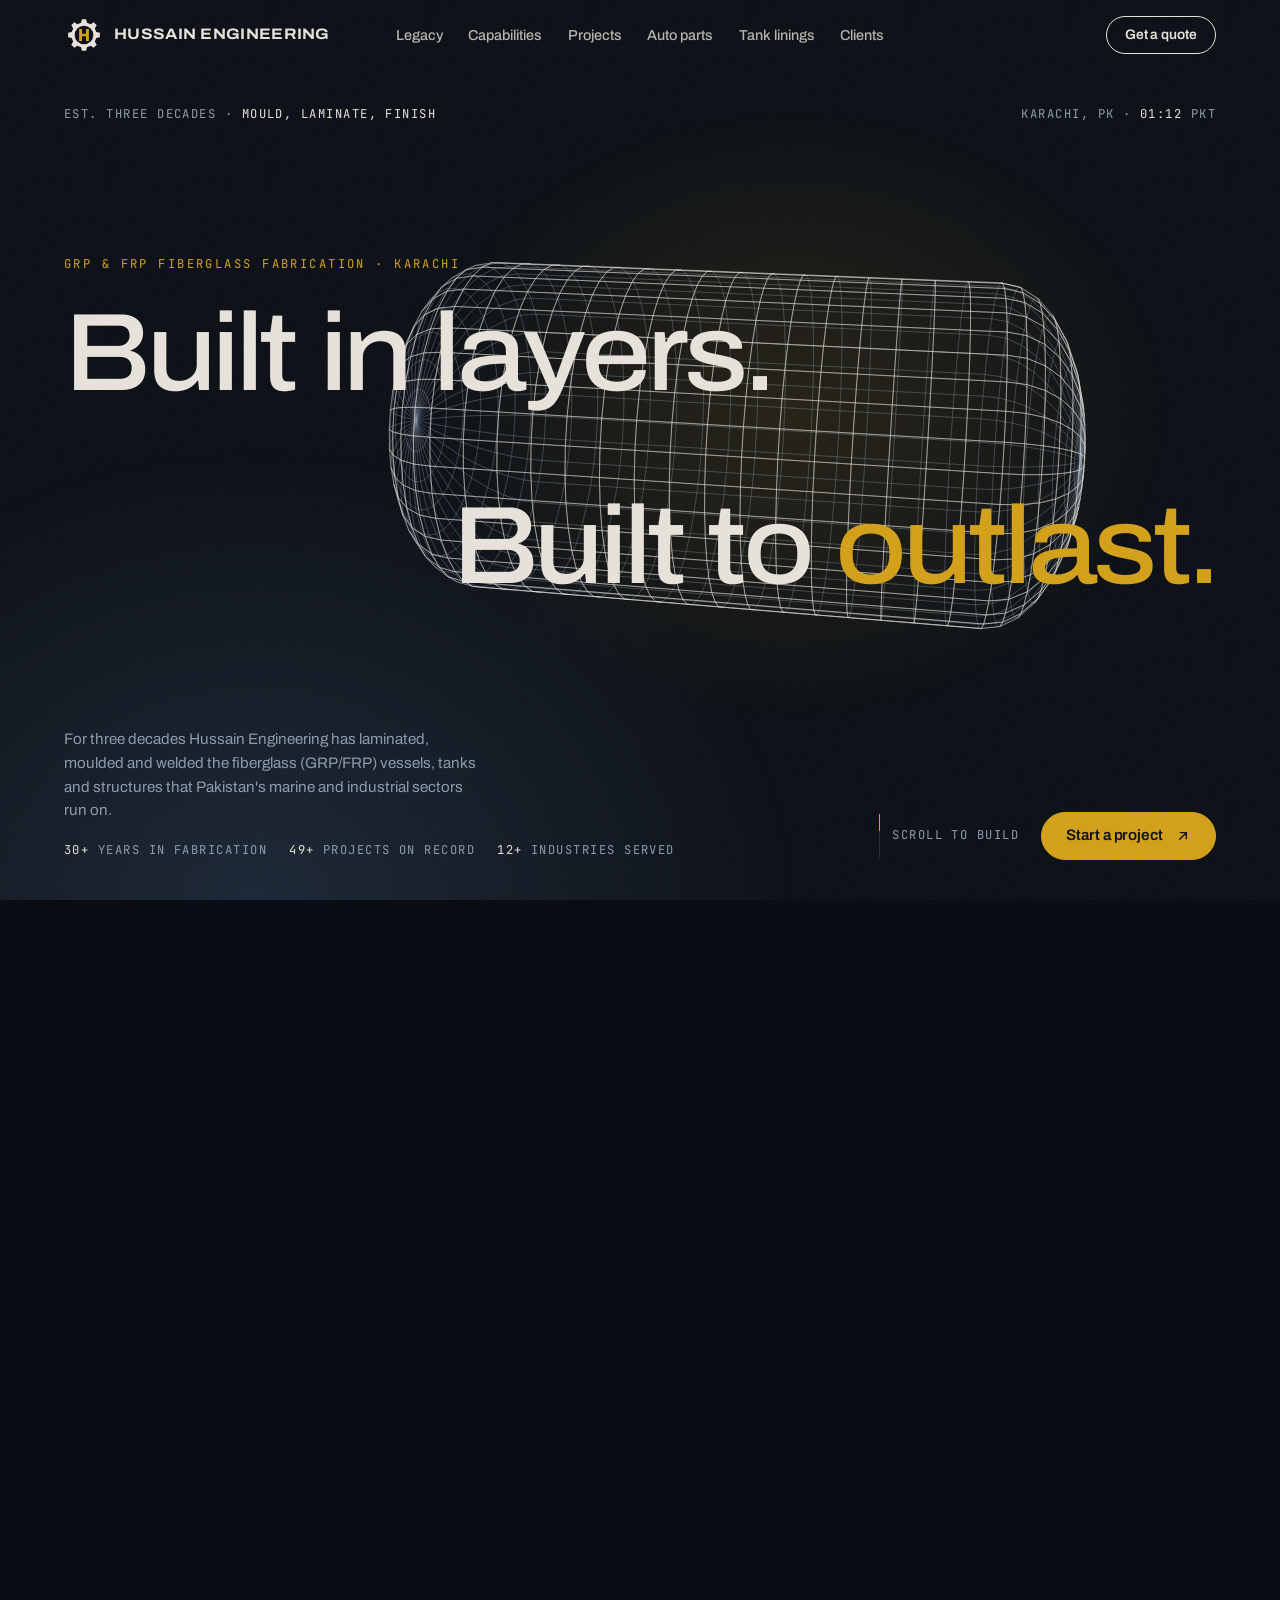
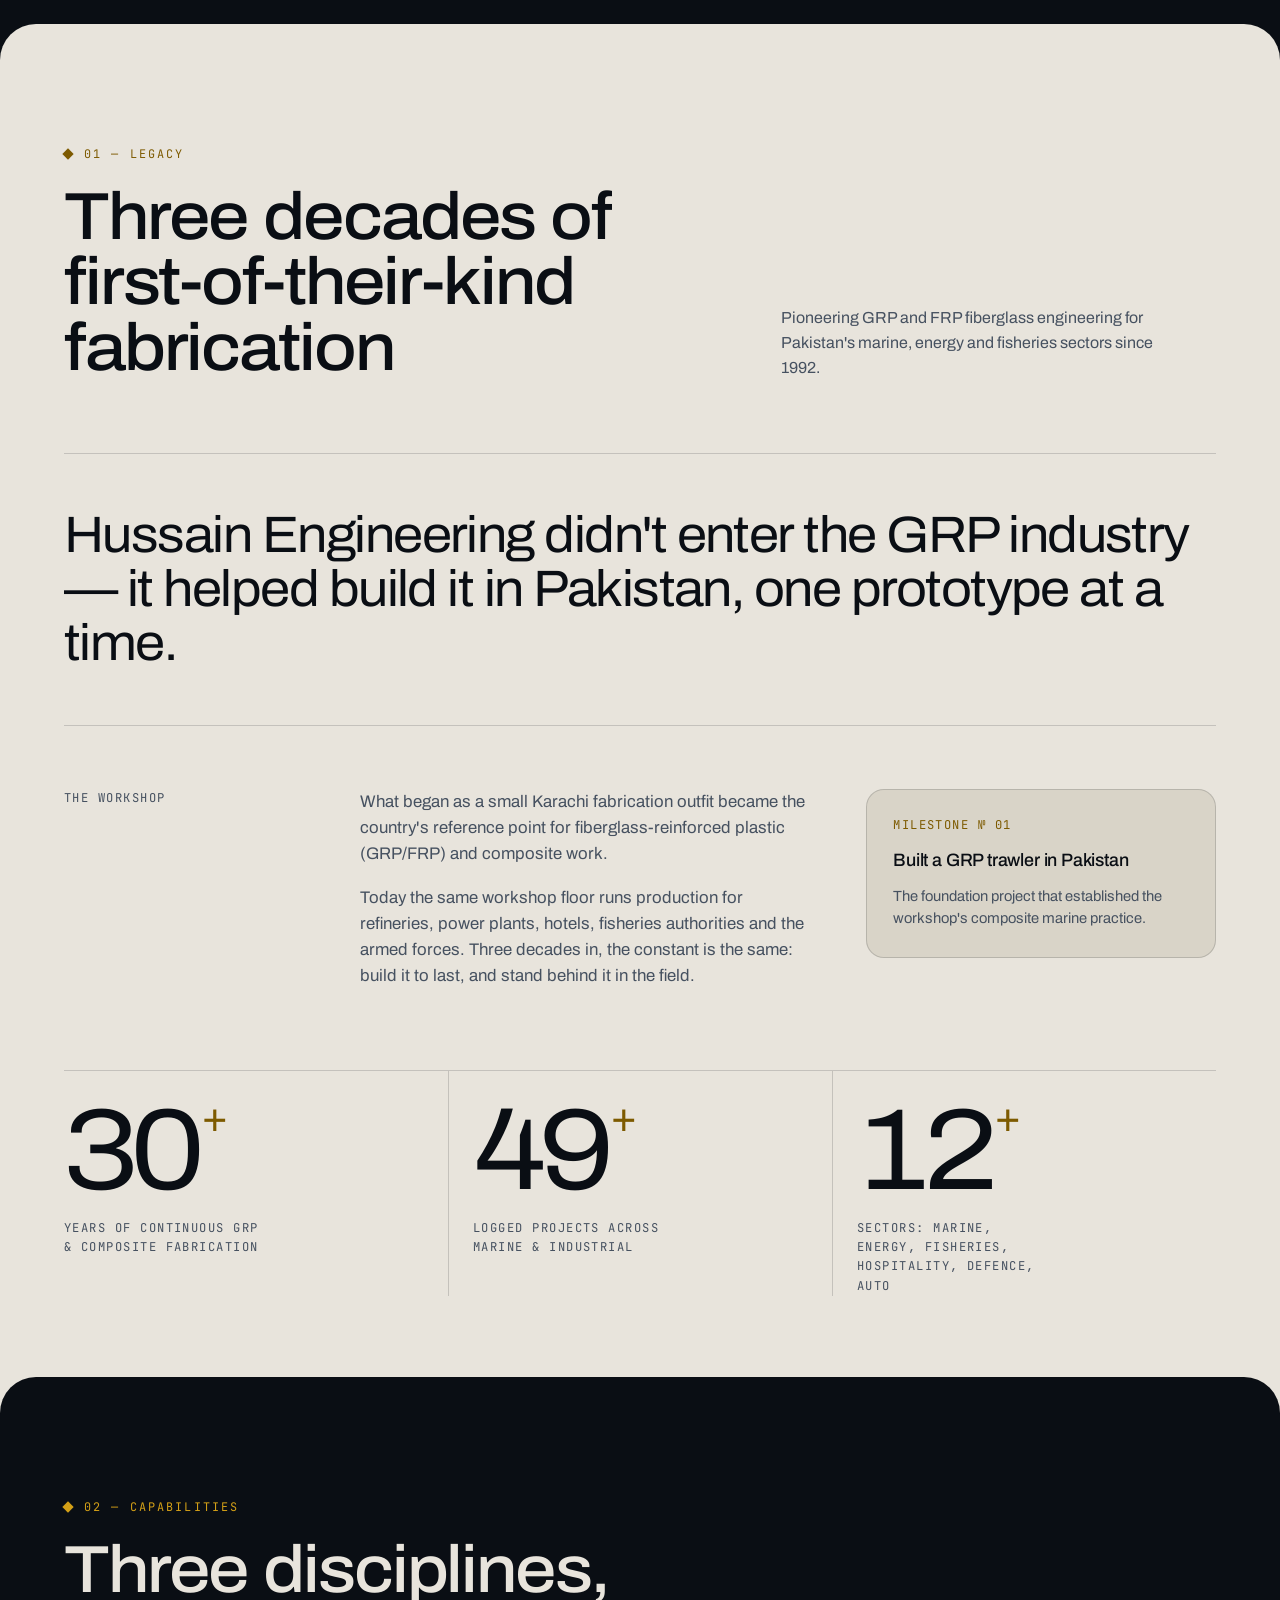
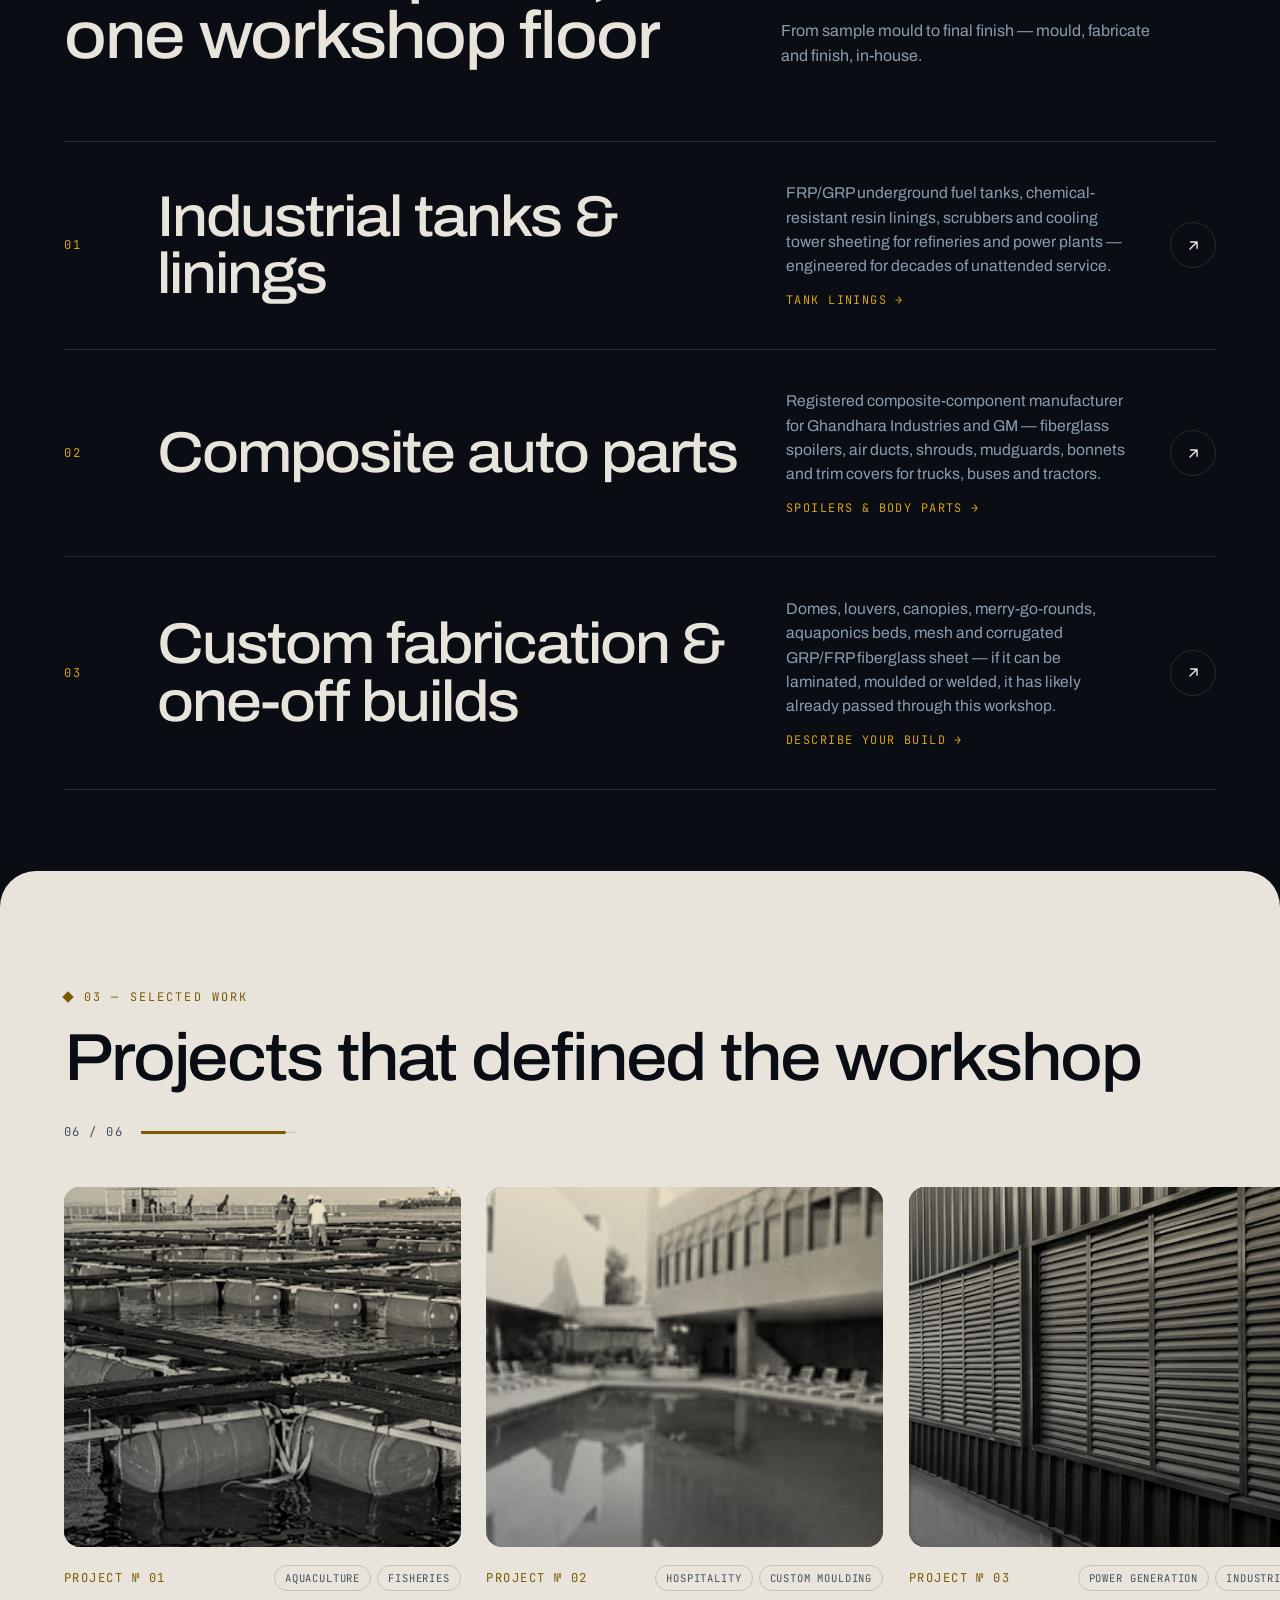
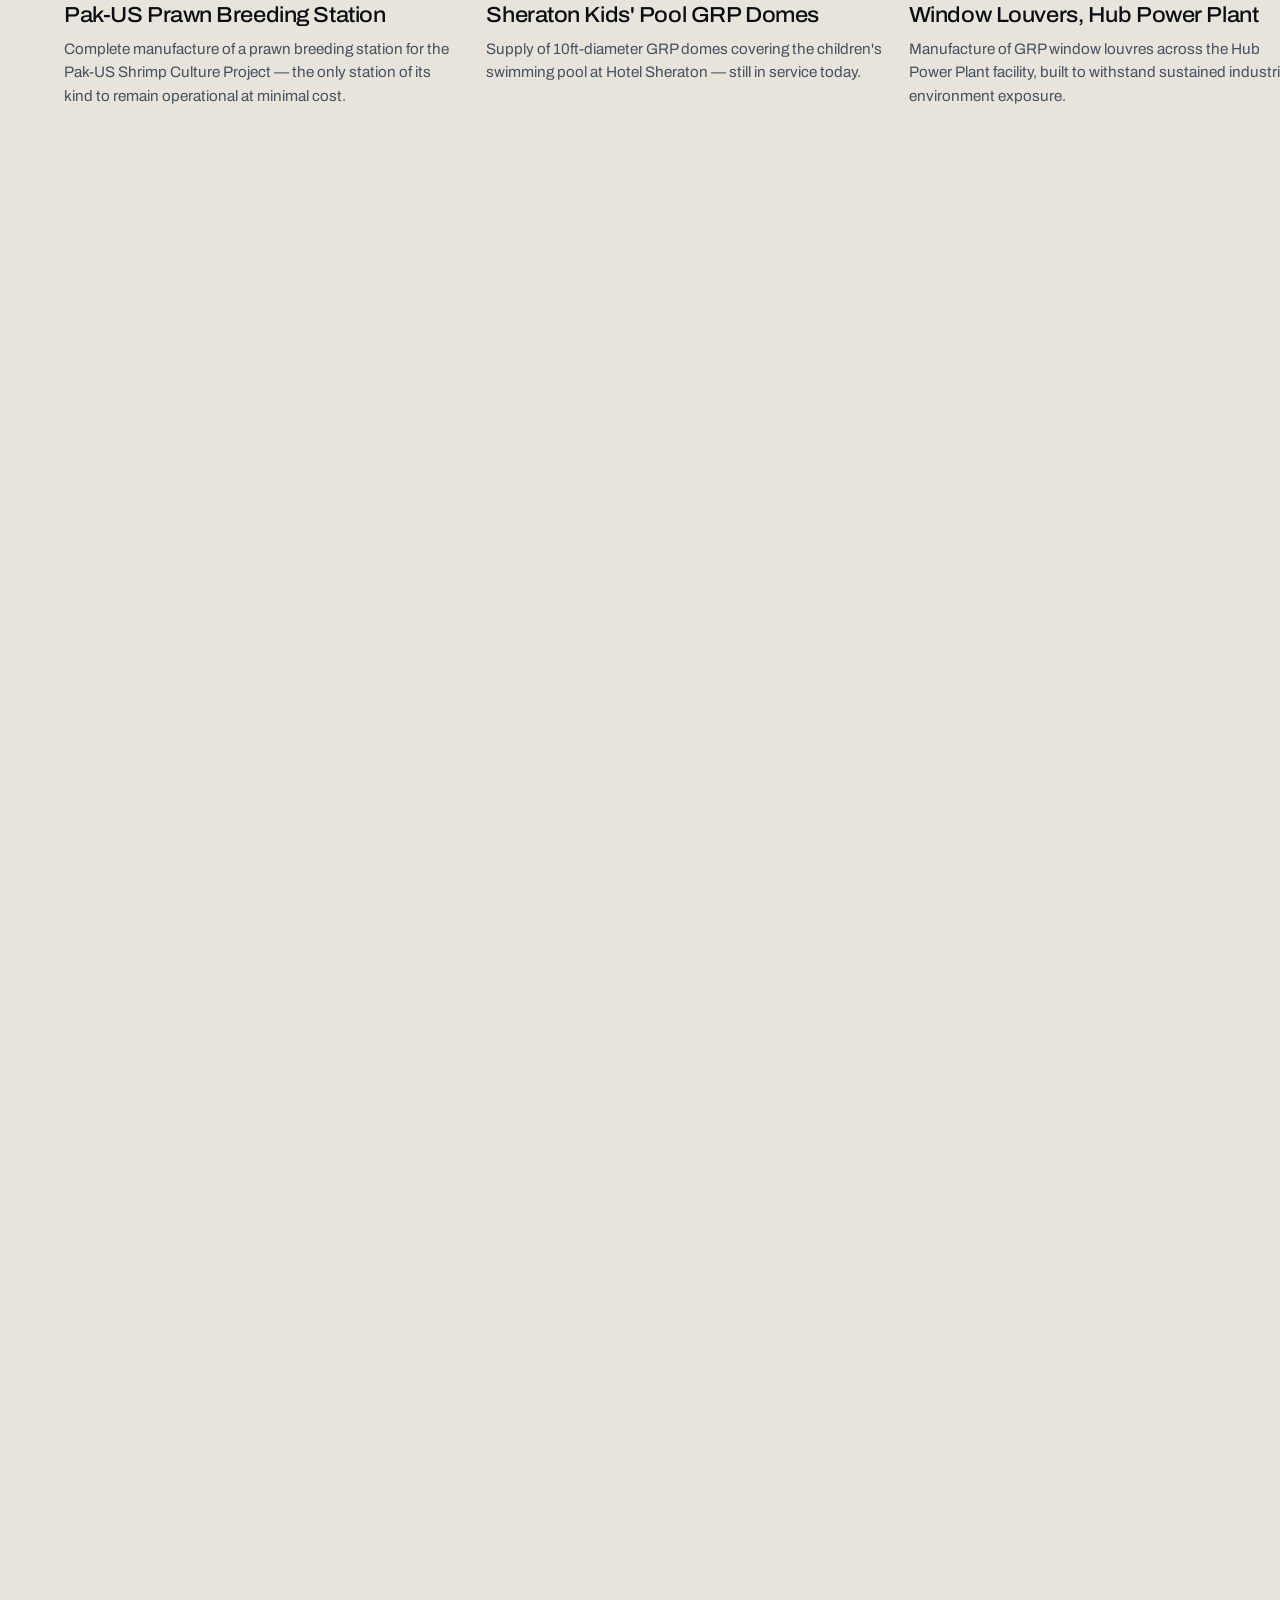
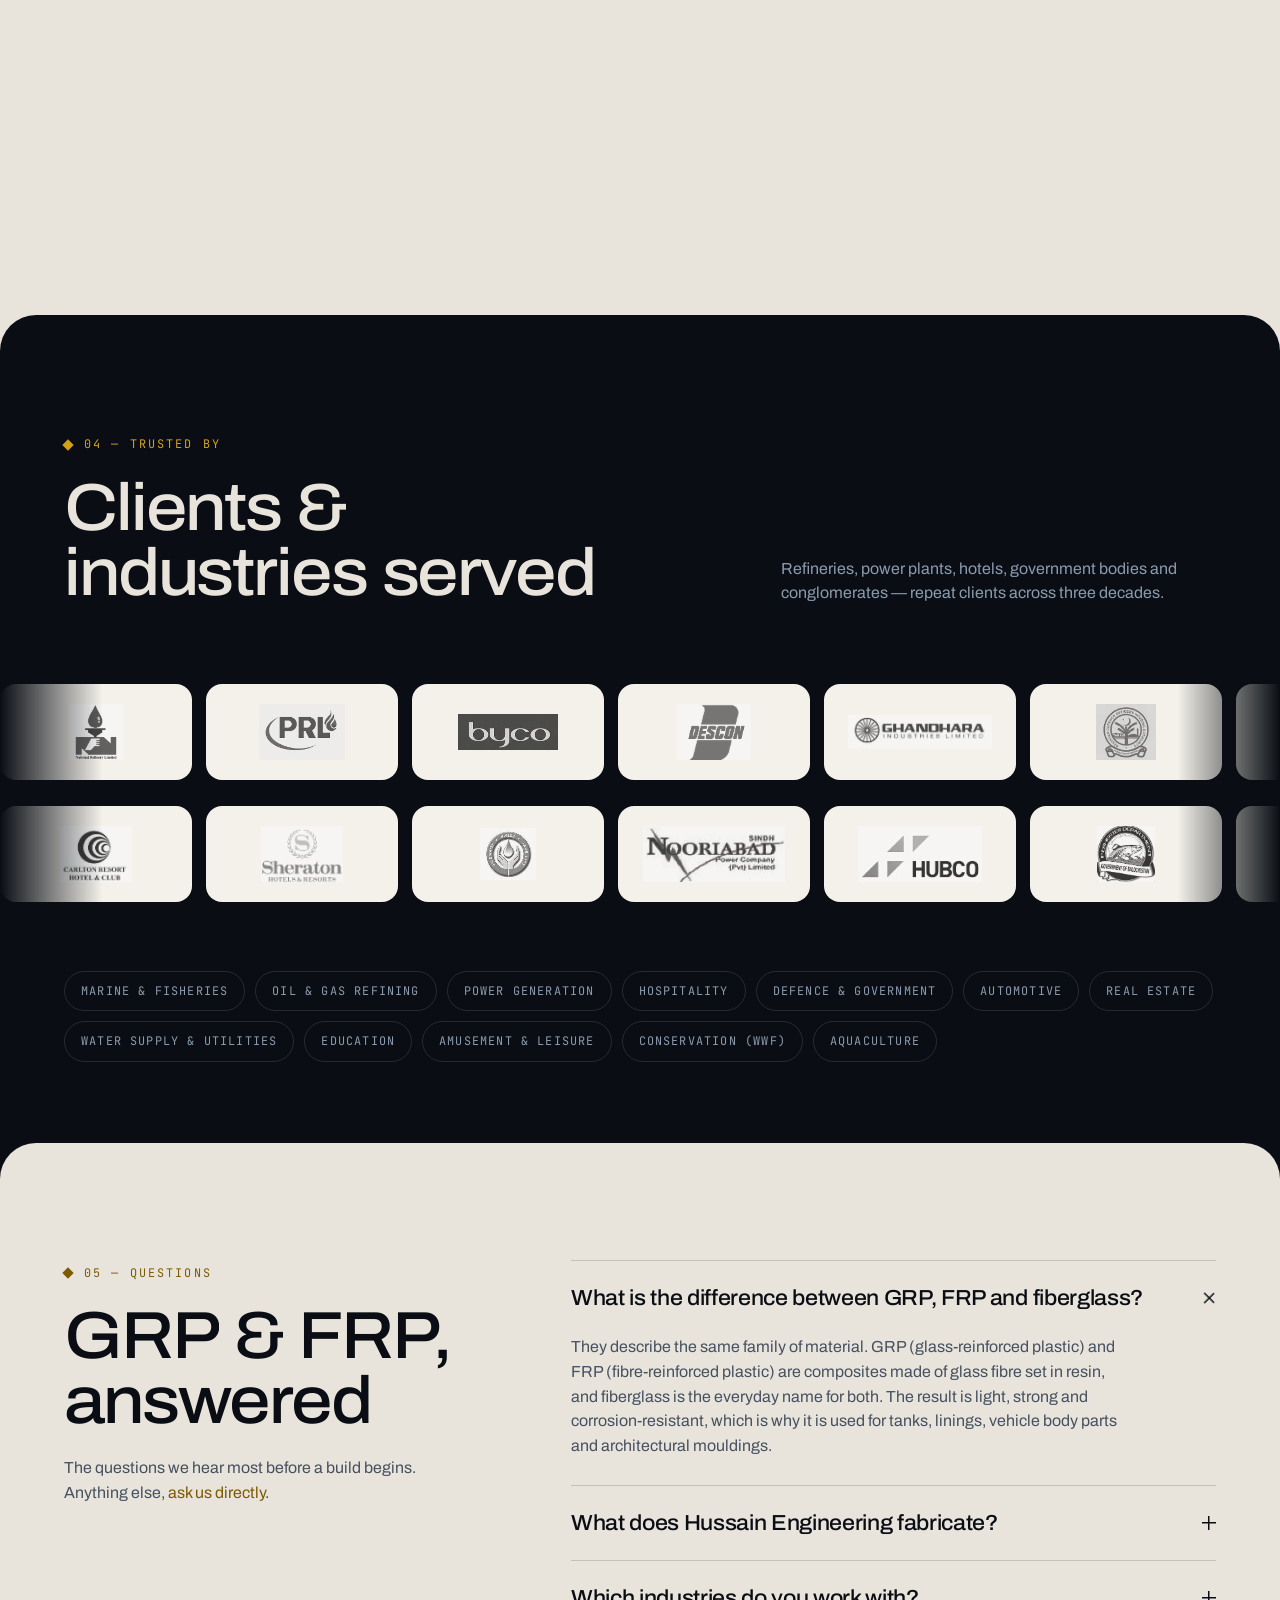
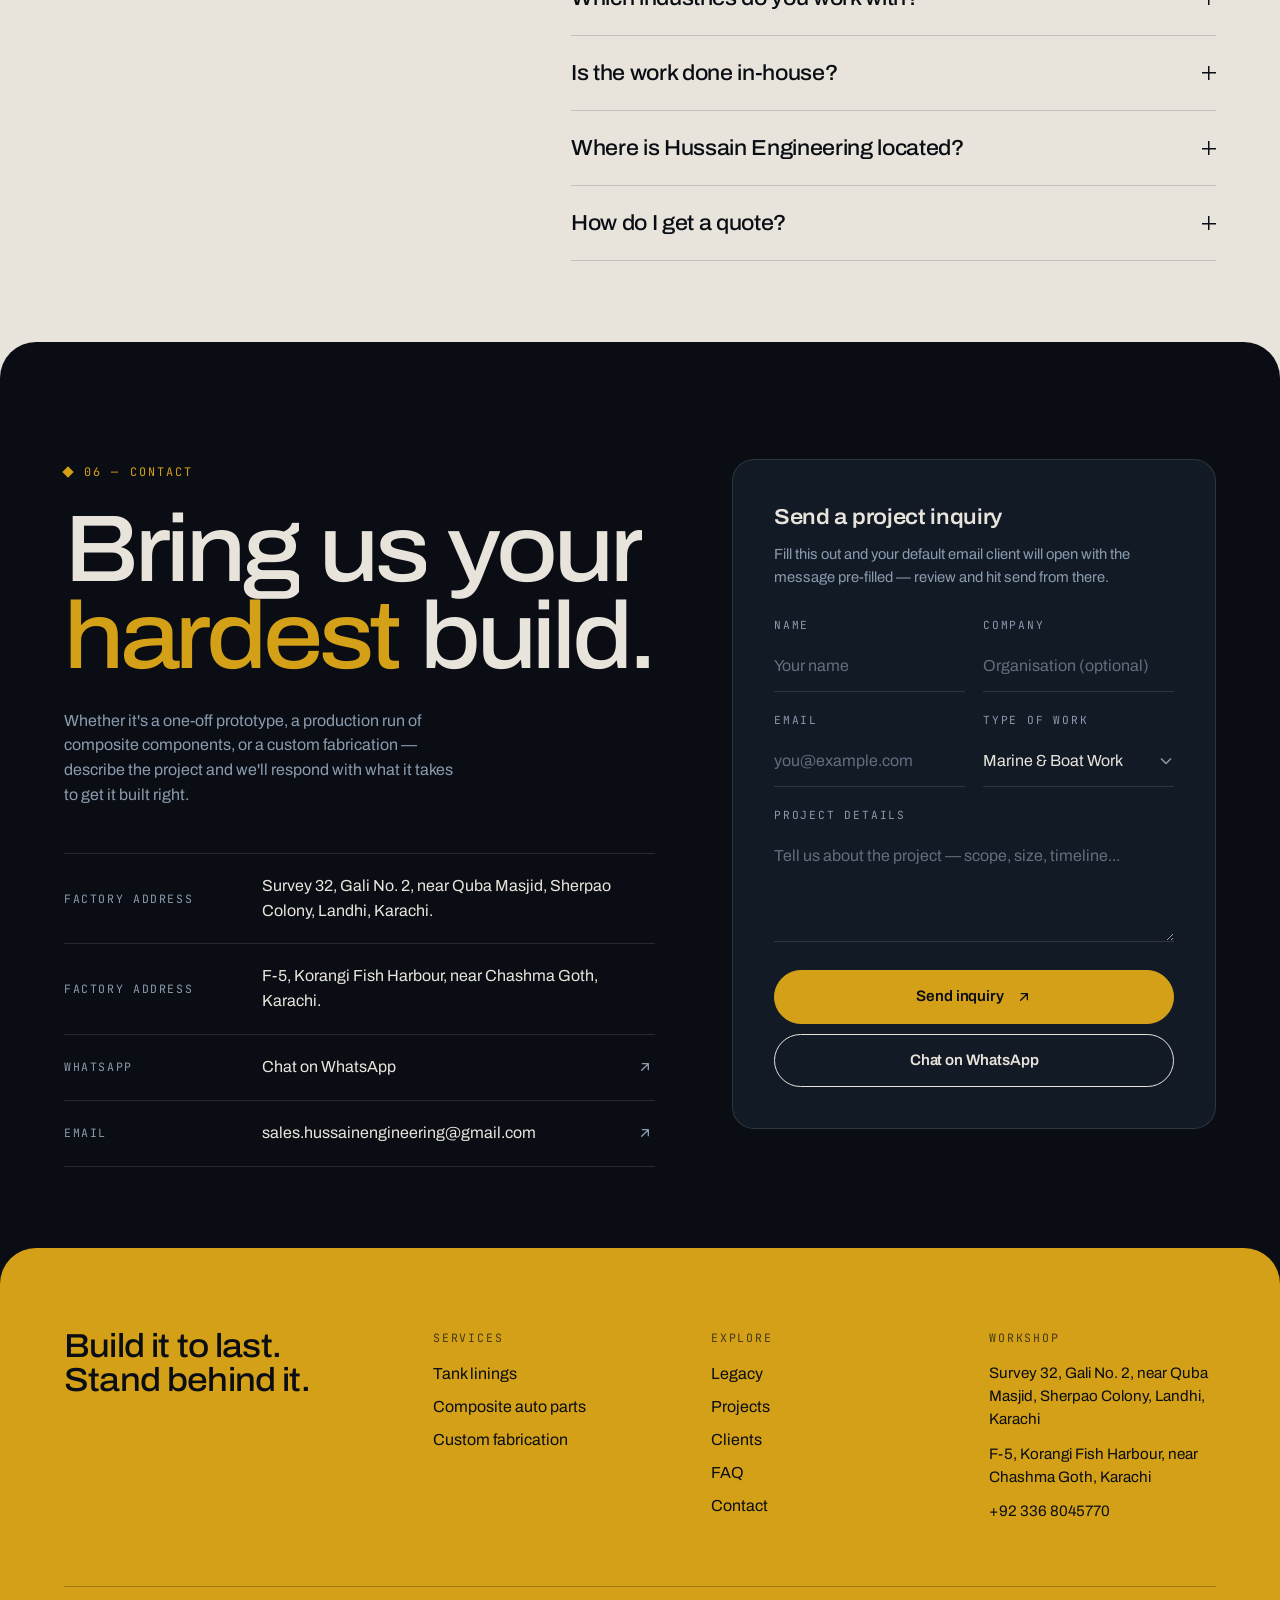
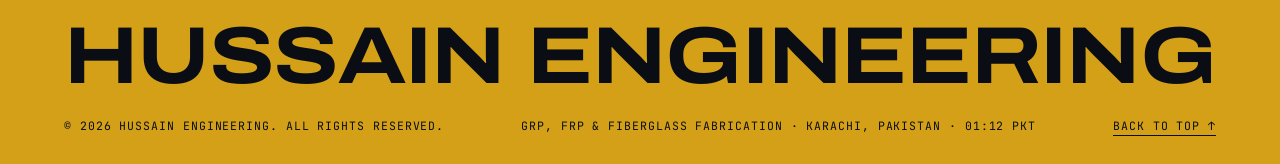
<file: index.html>
<!DOCTYPE html>
<html lang="en">
<head>
<meta charset="UTF-8">
<meta name="viewport" content="width=device-width, initial-scale=1.0">
<script>(function(c){c.add('js');if(!matchMedia('(prefers-reduced-motion: reduce)').matches)c.add('motion')})(document.documentElement.classList)</script>
<title>Hussain Engineering | GRP, FRP &amp; Fiberglass Fabrication Karachi</title>
<meta name="description" content="Hussain Engineering: 30+ years of GRP/FRP fiberglass fabrication in Karachi. Industrial tanks and linings, composite auto parts and custom builds. Get a quote.">
<meta name="robots" content="index, follow, max-image-preview:large, max-snippet:-1">
<link rel="canonical" href="https://hussain-engineering.vercel.app/">
<meta name="theme-color" content="#0a0e14">
<meta name="color-scheme" content="dark">
<meta property="og:type" content="website">
<meta property="og:site_name" content="Hussain Engineering">
<meta property="og:title" content="Hussain Engineering | GRP &amp; Fiberglass Fabrication, Karachi">
<meta property="og:description" content="30+ years of GRP/FRP fiberglass fabrication in Karachi. Industrial tanks and linings, composite auto parts (spoilers, body parts) and custom builds.">
<meta property="og:url" content="https://hussain-engineering.vercel.app/">
<meta property="og:image" content="https://hussain-engineering.vercel.app/og-image.jpg">
<meta property="og:image:width" content="1200">
<meta property="og:image:height" content="630">
<meta property="og:image:alt" content="Hussain Engineering: GRP, FRP and fiberglass fabrication in Karachi">
<meta property="og:locale" content="en_PK">
<meta name="twitter:card" content="summary_large_image">
<meta name="twitter:title" content="Hussain Engineering | GRP &amp; Fiberglass Fabrication, Karachi">
<meta name="twitter:description" content="30+ years of GRP/FRP fiberglass fabrication in Karachi. Industrial tanks and linings, composite auto parts and custom builds.">
<meta name="twitter:image" content="https://hussain-engineering.vercel.app/og-image.jpg">
<link rel="icon" href="/favicon.ico" sizes="48x48">
<link rel="icon" type="image/svg+xml" href="/logos/logo-mark.svg">
<link rel="apple-touch-icon" href="/apple-touch-icon.png">
<link rel="manifest" href="/site.webmanifest">
<link rel="preconnect" href="https://fonts.googleapis.com">
<link rel="preconnect" href="https://fonts.gstatic.com" crossorigin>
<link href="https://fonts.googleapis.com/css2?family=Archivo:wdth,wght@62..125,100..900&family=JetBrains+Mono:wght@400&display=swap" rel="stylesheet">
<link rel="stylesheet" href="/site.css">
<script defer src="/site.js" onerror="document.documentElement.classList.remove('motion')"></script>
<script type="application/ld+json">
{
  "@context": "https://schema.org",
  "@graph": [
    {
      "@type": "LocalBusiness",
      "@id": "https://hussain-engineering.vercel.app/#business",
      "name": "Hussain Engineering",
      "url": "https://hussain-engineering.vercel.app/",
      "email": "sales.hussainengineering@gmail.com",
      "logo": "https://hussain-engineering.vercel.app/icon-512.png",
      "image": "https://hussain-engineering.vercel.app/og-image.jpg",
      "description": "GRP/FRP and fiberglass fabrication in Karachi: industrial tanks and linings, composite auto parts and custom builds.",
      "areaServed": [
        { "@type": "City", "name": "Karachi" },
        { "@type": "Country", "name": "Pakistan" }
      ],
      "address": {
        "@type": "PostalAddress",
        "streetAddress": "Survey 32, Gali No. 2, near Quba Masjid, Sherpao Colony, Landhi",
        "addressLocality": "Karachi",
        "addressCountry": "PK"
      },
      "contactPoint": {
        "@type": "ContactPoint",
        "contactType": "sales",
        "email": "sales.hussainengineering@gmail.com",
        "areaServed": "PK",
        "availableLanguage": ["en", "ur"]
      },
      "knowsAbout": ["Glass-reinforced plastic (GRP)", "Fibre-reinforced plastic (FRP)", "Fiberglass fabrication", "Industrial tank linings", "Composite automotive parts"],
      "hasOfferCatalog": {
        "@type": "OfferCatalog",
        "name": "Products and services",
        "itemListElement": [
          { "@type": "Offer", "itemOffered": { "@type": "Service", "name": "Industrial Tanks & Linings", "url": "https://hussain-engineering.vercel.app/tank-linings" } },
          { "@type": "Offer", "itemOffered": { "@type": "Service", "name": "Composite Auto Parts", "url": "https://hussain-engineering.vercel.app/automotive-spoilers-body-parts" } },
          { "@type": "Offer", "itemOffered": { "@type": "Service", "name": "Custom Fabrication & One-Off Builds" } }
        ]
      }
    },
    {
      "@type": "WebSite",
      "@id": "https://hussain-engineering.vercel.app/#website",
      "url": "https://hussain-engineering.vercel.app/",
      "name": "Hussain Engineering",
      "inLanguage": "en",
      "publisher": { "@id": "https://hussain-engineering.vercel.app/#business" }
    },
    {
      "@type": "FAQPage",
      "@id": "https://hussain-engineering.vercel.app/#faq",
      "mainEntity": [
        {
          "@type": "Question",
          "name": "What is the difference between GRP, FRP and fiberglass?",
          "acceptedAnswer": { "@type": "Answer", "text": "They describe the same family of material. GRP (glass-reinforced plastic) and FRP (fibre-reinforced plastic) are composites made of glass fibre set in resin, and fiberglass is the everyday name for both. The result is light, strong and corrosion-resistant, which is why it is used for tanks, linings, vehicle body parts and architectural mouldings." }
        },
        {
          "@type": "Question",
          "name": "What does Hussain Engineering fabricate?",
          "acceptedAnswer": { "@type": "Answer", "text": "Industrial FRP/GRP tanks, chemical-resistant resin linings, scrubbers and cooling tower sheeting; composite auto parts such as spoilers, air ducts, shrouds, mudguards, bonnets and trim covers; and custom work including domes, louvers, canopies, aquaponics beds, and mesh and corrugated GRP sheet." }
        },
        {
          "@type": "Question",
          "name": "Which industries do you work with?",
          "acceptedAnswer": { "@type": "Answer", "text": "Marine and fisheries, oil and gas refining, power generation, hospitality, defence and government, automotive, real estate, water supply and utilities, education, amusement and leisure, conservation and aquaculture." }
        },
        {
          "@type": "Question",
          "name": "Is the work done in-house?",
          "acceptedAnswer": { "@type": "Answer", "text": "Yes. Starting from a sample mould, the moulding, fabrication and finishing are all done in-house, for one-off builds and repeat production runs alike." }
        },
        {
          "@type": "Question",
          "name": "Where is Hussain Engineering located?",
          "acceptedAnswer": { "@type": "Answer", "text": "We work from two sites in Karachi, Pakistan: Survey 32, Gali No. 2, near Quba Masjid, Sherpao Colony, Landhi; and F-5, Korangi Fish Harbour, near Chashma Goth." }
        },
        {
          "@type": "Question",
          "name": "How do I get a quote?",
          "acceptedAnswer": { "@type": "Answer", "text": "Send a sample or photo with the dimensions and quantity you need on WhatsApp, by email at sales.hussainengineering@gmail.com, or through the inquiry form on this page. We respond with what it takes to get it built right." }
        }
      ]
    }
  ]
}
</script>
</head>
<body>
<a class="skip-link" href="#main">Skip to content</a>

<!-- ============ NAV ============ -->
<header class="nav" id="navbar">
  <a href="/" class="brand" aria-label="Hussain Engineering, home">
    <svg viewBox="60 8 180 160" aria-hidden="true"><path class="gear" fill-rule="evenodd" d="M136.7,32.6 L140.4,16.6 L159.6,16.6 L163.3,32.6 L179.8,39.4 L193.7,30.8 L207.2,44.3 L198.6,58.2 L205.4,74.7 L221.4,78.4 L221.4,97.6 L205.4,101.3 L198.6,117.8 L207.2,131.7 L193.7,145.2 L179.8,136.6 L163.3,143.4 L159.6,159.4 L140.4,159.4 L136.7,143.4 L120.2,136.6 L106.3,145.2 L92.8,131.7 L101.4,117.8 L94.6,101.3 L78.6,97.6 L78.6,78.4 L94.6,74.7 L101.4,58.2 L92.8,44.3 L106.3,30.8 L120.2,39.4 Z M108,88 a42,42 0 1,0 84,0 a42,42 0 1,0 -84,0 Z"/><path class="gear-h" d="M128,61 H141 V82 H159 V61 H172 V115 H159 V94 H141 V115 H128 Z"/></svg>
    <span>Hussain Engineering</span>
  </a>
  <nav class="nav-links" aria-label="Primary">
    <a href="#about">Legacy</a>
    <a href="#capabilities">Capabilities</a>
    <a href="#projects">Projects</a>
    <a href="/automotive-spoilers-body-parts">Auto parts</a>
    <a href="/tank-linings">Tank linings</a>
    <a href="#clients">Clients</a>
  </nav>
  <div class="nav-end">
    <a class="btn ghost magnet" href="#contact">Get a quote</a>
    <button class="burger" type="button" aria-label="Open menu" aria-expanded="false" aria-controls="menu"><span></span><span></span></button>
  </div>
</header>

<div class="menu" id="menu">
  <nav aria-label="Menu">
    <ul>
      <li><a href="#about"><small>01</small>Legacy</a></li>
      <li><a href="#capabilities"><small>02</small>Capabilities</a></li>
      <li><a href="#projects"><small>03</small>Projects</a></li>
      <li><a href="/automotive-spoilers-body-parts"><small>04</small>Auto parts</a></li>
      <li><a href="/tank-linings"><small>05</small>Tank linings</a></li>
      <li><a href="#clients"><small>06</small>Clients</a></li>
      <li><a href="#contact"><small>07</small>Contact</a></li>
    </ul>
  </nav>
  <div class="menu-foot">
    <a href="https://wa.me/923368045770" target="_blank" rel="noopener">Chat on WhatsApp</a>
    <a href="mailto:sales.hussainengineering@gmail.com">sales.hussainengineering@gmail.com</a>
    <span>Landhi &amp; Korangi, Karachi</span>
  </div>
</div>

<main id="main">

<!-- ============ STAGE: hero + pinned build story ============ -->
<section class="stage t-dark" id="top" data-theme="dark" aria-label="Introduction">
  <div class="stage-pin">
    <div class="stage-glow" aria-hidden="true"></div>
    <canvas class="stage-canvas" aria-hidden="true"></canvas>

    <div class="hero">
      <div class="hero-top mono">
        <span>Est. three decades · <b>Mould, laminate, finish</b></span>
        <span>Karachi, PK · <b data-clock>--:--</b> PKT</span>
      </div>

      <h1>
        <span class="h1-kicker">GRP &amp; FRP fiberglass fabrication · Karachi</span>
        <span class="h1-main a"><span class="ln"><span>Built in layers.</span></span></span>
        <span class="h1-main b"><span class="ln"><span>Built to <span class="accent">outlast.</span></span></span></span>
      </h1>

      <div class="hero-bottom">
        <div>
          <p class="hero-sub">For three decades Hussain Engineering has laminated, moulded and welded the fiberglass (GRP/FRP) vessels, tanks and structures that Pakistan's marine and industrial sectors run on.</p>
          <p class="hero-facts mono"><span><b>30+</b> years in fabrication</span><span><b>49+</b> projects on record</span><span><b>12+</b> industries served</span></p>
        </div>
        <div class="hero-cta">
          <span class="scroll-hint mono" aria-hidden="true"><i></i>Scroll to build</span>
          <a class="btn magnet" href="#contact">Start a project <svg viewBox="0 0 24 24" fill="none" stroke="currentColor" stroke-width="2" stroke-linecap="round" stroke-linejoin="round" aria-hidden="true"><path d="M7 17 17 7M8 7h9v9"/></svg></a>
        </div>
      </div>
    </div>

    <h2 class="vh">How a build comes together</h2>
    <ol class="beats">
      <li class="beat">
        <span class="beat-k">01 · Sample mould</span>
        <p class="beat-t">Every build starts from a sample mould.</p>
        <p class="beat-d">The sample sets the shape, for a one-off piece or a repeat production run.</p>
      </li>
      <li class="beat">
        <span class="beat-k">02 · Laminate</span>
        <p class="beat-t">Glass and resin, laid layer on layer.</p>
        <p class="beat-d">Fiberglass-reinforced plastic: light, strong and built to shrug off corrosion.</p>
      </li>
      <li class="beat">
        <span class="beat-k">03 · Finish</span>
        <p class="beat-t">Out of the mould, finished in-house.</p>
        <p class="beat-d">Every piece is finished on the same workshop floor that moulded it.</p>
      </li>
      <li class="beat">
        <span class="beat-k">04 · Built to last</span>
        <p class="beat-t">Out of the workshop, built to outlast.</p>
        <p class="beat-d">Build it to last, then stand behind it. That part has not changed.</p>
      </li>
    </ol>

    <ul class="rail mono" aria-hidden="true">
      <li>Mould</li><li>Laminate</li><li>Finish</li><li>Outlast</li>
    </ul>
    <div class="stage-hud" aria-hidden="true">
      <div class="hud-num"><span class="hud-val">000</span><sup>%</sup></div>
      <span class="hud-label mono">Sample mould</span>
    </div>
  </div>
</section>

<!-- ============ LEGACY ============ -->
<section class="sec sheet t-light" id="about" data-theme="light">
  <div class="wrap">
    <div class="sec-head">
      <div>
        <p class="eyebrow">01 — Legacy</p>
        <h2 class="h-lg" data-split>Three decades of first-of-their-kind fabrication</h2>
      </div>
      <p class="lede rv">Pioneering GRP and FRP fiberglass engineering for Pakistan's marine, energy and fisheries sectors since 1992.</p>
    </div>

    <p class="statement">Hussain Engineering didn't enter the GRP industry — it helped build it in Pakistan, one prototype at a time.</p>

    <div class="legacy-grid">
      <p class="mono">The workshop</p>
      <div class="legacy-copy rv">
        <p>What began as a small Karachi fabrication outfit became the country's reference point for fiberglass-reinforced plastic (GRP/FRP) and composite work.</p>
        <p>Today the same workshop floor runs production for refineries, power plants, hotels, fisheries authorities and the armed forces. Three decades in, the constant is the same: build it to last, and stand behind it in the field.</p>
      </div>
      <div class="milestone rv" style="--i:1">
        <span class="mono">Milestone № 01</span>
        <p>Built a GRP trawler in Pakistan <small>The foundation project that established the workshop's composite marine practice.</small></p>
      </div>
    </div>

    <div class="stats">
      <div class="stat rv">
        <div class="stat-num"><span data-count="30">30</span><sup>+</sup></div>
        <p class="stat-label mono">Years of continuous GRP &amp; composite fabrication</p>
      </div>
      <div class="stat rv" style="--i:1">
        <div class="stat-num"><span data-count="49">49</span><sup>+</sup></div>
        <p class="stat-label mono">Logged projects across marine &amp; industrial</p>
      </div>
      <div class="stat rv" style="--i:2">
        <div class="stat-num"><span data-count="12">12</span><sup>+</sup></div>
        <p class="stat-label mono">Sectors: marine, energy, fisheries, hospitality, defence, auto</p>
      </div>
    </div>
  </div>
</section>

<!-- ============ CAPABILITIES ============ -->
<section class="sec sheet t-dark" id="capabilities" data-theme="dark">
  <div class="wrap">
    <div class="sec-head">
      <div>
        <p class="eyebrow">02 — Capabilities</p>
        <h2 class="h-lg" data-split>Three disciplines, one workshop floor</h2>
      </div>
      <p class="lede rv">From sample mould to final finish — mould, fabricate and finish, in-house.</p>
    </div>

    <ul class="index">
      <li>
        <a class="row" href="/tank-linings">
          <span class="row-num">01</span>
          <h3>Industrial tanks &amp; linings</h3>
          <div class="row-img"><img src="/capabilities/industrial-tank-linings.webp" alt="Large white horizontal GRP storage tank on support cradles" width="1000" height="752" loading="lazy" decoding="async"></div>
          <p class="row-desc">FRP/GRP underground fuel tanks, chemical-resistant resin linings, scrubbers and cooling tower sheeting for refineries and power plants — engineered for decades of unattended service. <em>Tank linings →</em></p>
          <span class="row-arrow" aria-hidden="true"><svg viewBox="0 0 24 24" fill="none" stroke="currentColor" stroke-width="2" stroke-linecap="round" stroke-linejoin="round"><path d="M7 17 17 7M8 7h9v9"/></svg></span>
        </a>
      </li>
      <li>
        <a class="row" href="/automotive-spoilers-body-parts">
          <span class="row-num">02</span>
          <h3>Composite auto parts</h3>
          <div class="row-img"><img src="/capabilities/composite-auto-parts.webp" alt="Composite automotive bumper panel being finished in a spray booth" width="1000" height="654" loading="lazy" decoding="async"></div>
          <p class="row-desc">Registered composite-component manufacturer for Ghandhara Industries and GM — fiberglass spoilers, air ducts, shrouds, mudguards, bonnets and trim covers for trucks, buses and tractors. <em>Spoilers &amp; body parts →</em></p>
          <span class="row-arrow" aria-hidden="true"><svg viewBox="0 0 24 24" fill="none" stroke="currentColor" stroke-width="2" stroke-linecap="round" stroke-linejoin="round"><path d="M7 17 17 7M8 7h9v9"/></svg></span>
        </a>
      </li>
      <li>
        <a class="row" href="#contact">
          <span class="row-num">03</span>
          <h3>Custom fabrication &amp; one-off builds</h3>
          <div class="row-img"><img src="/capabilities/custom-fabrication.webp" alt="Worker finishing a moulded composite panel on a fabrication bench" width="1000" height="712" loading="lazy" decoding="async"></div>
          <p class="row-desc">Domes, louvers, canopies, merry-go-rounds, aquaponics beds, mesh and corrugated GRP/FRP fiberglass sheet — if it can be laminated, moulded or welded, it has likely already passed through this workshop. <em>Describe your build →</em></p>
          <span class="row-arrow" aria-hidden="true"><svg viewBox="0 0 24 24" fill="none" stroke="currentColor" stroke-width="2" stroke-linecap="round" stroke-linejoin="round"><path d="M7 17 17 7M8 7h9v9"/></svg></span>
        </a>
      </li>
    </ul>
  </div>
  <div class="cap-preview" aria-hidden="true"></div>
</section>

<!-- ============ PROJECTS ============ -->
<section class="hs sheet t-light" id="projects" data-theme="light">
  <div class="hs-pin">
    <div class="wrap">
      <div class="hs-head">
        <div>
          <p class="eyebrow">03 — Selected work</p>
          <h2 class="h-lg" data-split>Projects that defined the workshop</h2>
        </div>
        <div class="hs-meta mono" aria-hidden="true">
          <span><span class="hs-count">01</span> / 06</span>
          <span class="hs-bar"><i></i></span>
        </div>
      </div>
    </div>

    <div class="hs-track" tabindex="0" role="group" aria-label="Selected projects">

      <article class="pcard" data-cursor="Scroll">
        <div class="pcard-img"><img src="/projects/p2.webp" alt="Fish and prawn culture tanks floating in open water" width="1000" height="311" loading="lazy" decoding="async"></div>
        <div class="pcard-top"><span class="mono">Project № 01</span><div class="tags"><span>Aquaculture</span><span>Fisheries</span></div></div>
        <h3>Pak-US Prawn Breeding Station</h3>
        <p>Complete manufacture of a prawn breeding station for the Pak-US Shrimp Culture Project — the only station of its kind to remain operational at minimal cost.</p>
      </article>

      <article class="pcard" data-cursor="Scroll">
        <div class="pcard-img"><img src="/projects/p4.webp" alt="Hotel swimming pool with a covered children's area" width="241" height="159" loading="lazy" decoding="async"></div>
        <div class="pcard-top"><span class="mono">Project № 02</span><div class="tags"><span>Hospitality</span><span>Custom moulding</span></div></div>
        <h3>Sheraton Kids' Pool GRP Domes</h3>
        <p>Supply of 10ft-diameter GRP domes covering the children's swimming pool at Hotel Sheraton — still in service today.</p>
      </article>

      <article class="pcard" data-cursor="Scroll">
        <div class="pcard-img"><img src="/projects/p5.webp" alt="Green louvered window panels on an industrial building" width="1000" height="432" loading="lazy" decoding="async"></div>
        <div class="pcard-top"><span class="mono">Project № 03</span><div class="tags"><span>Power generation</span><span>Industrial</span></div></div>
        <h3>Window Louvers, Hub Power Plant</h3>
        <p>Manufacture of GRP window louvres across the Hub Power Plant facility, built to withstand sustained industrial-environment exposure.</p>
      </article>

      <article class="pcard" data-cursor="Scroll">
        <div class="pcard-img"><img src="/capabilities/composite-auto-parts.webp" alt="Composite automotive bumper panel being finished in a spray booth" width="1000" height="654" loading="lazy" decoding="async"></div>
        <div class="pcard-top"><span class="mono">Project № 04</span><div class="tags"><span>Automotive</span><span>Composite moulding</span></div></div>
        <h3>GRP Spoilers &amp; Body Parts, Trucks &amp; Automobiles</h3>
        <p>Composite spoilers, air ducts, shrouds, mudguards and bonnets moulded for trucks, buses, tractors and automobiles — built for repeat production runs.</p>
      </article>

      <article class="pcard" data-cursor="Scroll">
        <div class="pcard-img"><img src="/capabilities/industrial-tank-linings.webp" alt="Large white horizontal GRP storage tank on support cradles" width="1000" height="752" loading="lazy" decoding="async"></div>
        <div class="pcard-top"><span class="mono">Project № 05</span><div class="tags"><span>Pharmaceutical</span><span>Tank linings</span></div></div>
        <h3>Industrial Tank Linings, Pharmaceuticals</h3>
        <p>Chemical-resistant GRP resin linings for industrial storage tanks serving pharmaceutical facilities — smooth, durable surfaces built for clean, long-service operation.</p>
      </article>

      <article class="pcard" data-cursor="Scroll">
        <div class="pcard-img"><img src="/projects/p10.webp" alt="Blue circular GRP tanks standing outdoors" width="1000" height="792" loading="lazy" decoding="async"></div>
        <div class="pcard-top"><span class="mono">Project № 06</span><div class="tags"><span>Academic</span><span>Aquaculture</span></div></div>
        <h3>Prawn Breeding Research Station, Karachi University</h3>
        <p>Built a dedicated prawn breeding research station for Karachi University, supporting academic aquaculture research with purpose-built GRP tankage.</p>
      </article>

      <div class="pcard end">
        <p class="big">49<sup>+</sup></p>
        <p class="lede">A sample of 49+ logged projects — the ones that pushed the workshop into new territory, or simply had to work the first time, every time.</p>
        <a class="btn" href="#contact">Add yours to the record <svg viewBox="0 0 24 24" fill="none" stroke="currentColor" stroke-width="2" stroke-linecap="round" stroke-linejoin="round" aria-hidden="true"><path d="M7 17 17 7M8 7h9v9"/></svg></a>
      </div>

    </div>
  </div>
</section>

<!-- ============ CLIENTS & INDUSTRIES ============ -->
<section class="sec sheet t-dark" id="clients" data-theme="dark">
  <div class="wrap">
    <div class="sec-head">
      <div>
        <p class="eyebrow">04 — Trusted by</p>
        <h2 class="h-lg" data-split>Clients &amp; industries served</h2>
      </div>
      <p class="lede rv">Refineries, power plants, hotels, government bodies and conglomerates — repeat clients across three decades.</p>
    </div>
  </div>

  <div class="marquee">
    <ul class="marquee-set">
      <li class="logo"><img src="/logos/nrl.webp" alt="National Refinery" width="180" height="187" loading="lazy" decoding="async"></li>
      <li class="logo"><img src="/logos/prl.webp" alt="Pakistan Refinery" width="158" height="102" loading="lazy" decoding="async"></li>
      <li class="logo"><img src="/logos/byco.webp" alt="Byco" width="100" height="36" loading="lazy" decoding="async"></li>
      <li class="logo"><img src="/logos/descon.webp" alt="DESCON" width="113" height="85" loading="lazy" decoding="async"></li>
      <li class="logo"><img src="/logos/ghandhara.webp" alt="Ghandhara Industries" width="150" height="35" loading="lazy" decoding="async"></li>
      <li class="logo"><img src="/logos/dha.webp" alt="DHA" width="96" height="89" loading="lazy" decoding="async"></li>
      <li class="logo"><img src="/logos/wwf.webp" alt="WWF" width="152" height="165" loading="lazy" decoding="async"></li>
      <li class="logo"><img src="/logos/karachi-university.webp" alt="Karachi University" width="126" height="50" loading="lazy" decoding="async"></li>
    </ul>
  </div>
  <div class="marquee">
    <ul class="marquee-set rev">
      <li class="logo"><img src="/logos/carlton.webp" alt="Carlton Hotel" width="159" height="124" loading="lazy" decoding="async"></li>
      <li class="logo"><img src="/logos/sheraton.webp" alt="Hotel Sheraton" width="170" height="115" loading="lazy" decoding="async"></li>
      <li class="logo"><img src="/logos/kwsb.webp" alt="KWSB" width="56" height="52" loading="lazy" decoding="async"></li>
      <li class="logo"><img src="/logos/nooriabad.webp" alt="Nooriabad Power Co." width="163" height="64" loading="lazy" decoding="async"></li>
      <li class="logo"><img src="/logos/hubco.webp" alt="Hub Power Plant" width="152" height="69" loading="lazy" decoding="async"></li>
      <li class="logo"><img src="/logos/fisheries.webp" alt="Baluchistan Fisheries" width="168" height="165" loading="lazy" decoding="async"></li>
    </ul>
  </div>

  <div class="wrap">
    <ul class="chips" aria-label="Industries served">
      <li>Marine &amp; Fisheries</li>
      <li>Oil &amp; Gas Refining</li>
      <li>Power Generation</li>
      <li>Hospitality</li>
      <li>Defence &amp; Government</li>
      <li>Automotive</li>
      <li>Real Estate</li>
      <li>Water Supply &amp; Utilities</li>
      <li>Education</li>
      <li>Amusement &amp; Leisure</li>
      <li>Conservation (WWF)</li>
      <li>Aquaculture</li>
    </ul>
  </div>
</section>

<!-- ============ FAQ ============ -->
<section class="sec sheet t-light" id="faq" data-theme="light">
  <div class="wrap faq-grid">
    <div>
      <p class="eyebrow">05 — Questions</p>
      <h2 class="h-lg" data-split>GRP &amp; FRP, answered</h2>
      <p class="lede rv">The questions we hear most before a build begins. Anything else, <a href="#contact" class="accent">ask us directly</a>.</p>
    </div>
    <div class="faq">
      <details open>
        <summary>What is the difference between GRP, FRP and fiberglass?</summary>
        <p>They describe the same family of material. GRP (glass-reinforced plastic) and FRP (fibre-reinforced plastic) are composites made of glass fibre set in resin, and fiberglass is the everyday name for both. The result is light, strong and corrosion-resistant, which is why it is used for tanks, linings, vehicle body parts and architectural mouldings.</p>
      </details>
      <details>
        <summary>What does Hussain Engineering fabricate?</summary>
        <p>Industrial <a href="/tank-linings">FRP/GRP tanks, chemical-resistant resin linings</a>, scrubbers and cooling tower sheeting; <a href="/automotive-spoilers-body-parts">composite auto parts</a> such as spoilers, air ducts, shrouds, mudguards, bonnets and trim covers; and custom work including domes, louvers, canopies, aquaponics beds, and mesh and corrugated GRP sheet.</p>
      </details>
      <details>
        <summary>Which industries do you work with?</summary>
        <p>Marine and fisheries, oil and gas refining, power generation, hospitality, defence and government, automotive, real estate, water supply and utilities, education, amusement and leisure, conservation and aquaculture.</p>
      </details>
      <details>
        <summary>Is the work done in-house?</summary>
        <p>Yes. Starting from a sample mould, the moulding, fabrication and finishing are all done in-house, for one-off builds and repeat production runs alike.</p>
      </details>
      <details>
        <summary>Where is Hussain Engineering located?</summary>
        <p>We work from two sites in Karachi, Pakistan: Survey 32, Gali No. 2, near Quba Masjid, Sherpao Colony, Landhi; and F-5, Korangi Fish Harbour, near Chashma Goth.</p>
      </details>
      <details>
        <summary>How do I get a quote?</summary>
        <p>Send a sample or photo with the dimensions and quantity you need on WhatsApp, by email at sales.hussainengineering@gmail.com, or through the inquiry form on this page. We respond with what it takes to get it built right.</p>
      </details>
    </div>
  </div>
</section>

<!-- ============ CONTACT ============ -->
<section class="sec sheet t-dark" id="contact" data-theme="dark">
  <div class="wrap contact-grid">
    <div>
      <p class="eyebrow">06 — Contact</p>
      <h2 class="contact-title" data-split>Bring us your <span class="accent">hardest</span> build.</h2>
      <p class="lede rv">Whether it's a one-off prototype, a production run of composite components, or a custom fabrication — describe the project and we'll respond with what it takes to get it built right.</p>

      <div class="contact-list rv">
        <div>
          <span class="k">Factory address</span>
          <span class="v">Survey 32, Gali No. 2, near Quba Masjid, Sherpao Colony, Landhi, Karachi.</span>
        </div>
        <div>
          <span class="k">Factory address</span>
          <span class="v">F-5, Korangi Fish Harbour, near Chashma Goth, Karachi.</span>
        </div>
        <a href="https://wa.me/923368045770" target="_blank" rel="noopener">
          <span class="k">WhatsApp</span>
          <span class="v">Chat on WhatsApp</span>
          <svg viewBox="0 0 24 24" fill="none" stroke="currentColor" stroke-width="2" stroke-linecap="round" stroke-linejoin="round" aria-hidden="true"><path d="M7 17 17 7M8 7h9v9"/></svg>
        </a>
        <a href="mailto:sales.hussainengineering@gmail.com">
          <span class="k">Email</span>
          <span class="v">sales.hussainengineering@gmail.com</span>
          <svg viewBox="0 0 24 24" fill="none" stroke="currentColor" stroke-width="2" stroke-linecap="round" stroke-linejoin="round" aria-hidden="true"><path d="M7 17 17 7M8 7h9v9"/></svg>
        </a>
      </div>
    </div>

    <div class="form rv" style="--i:1">
      <h3>Send a project inquiry</h3>
      <p class="form-sub">Fill this out and your default email client will open with the message pre-filled — review and hit send from there.</p>

      <form id="inquiryForm">
        <div class="form-row">
          <div class="field">
            <label for="fname">Name</label>
            <input type="text" id="fname" name="fname" placeholder="Your name" autocomplete="name" required>
          </div>
          <div class="field">
            <label for="fcompany">Company</label>
            <input type="text" id="fcompany" name="fcompany" placeholder="Organisation (optional)" autocomplete="organization">
          </div>
        </div>
        <div class="form-row">
          <div class="field">
            <label for="femail">Email</label>
            <input type="email" id="femail" name="femail" placeholder="you@example.com" autocomplete="email" inputmode="email" required>
          </div>
          <div class="field">
            <label for="fcategory">Type of work</label>
            <select id="fcategory" name="fcategory">
              <option>Marine &amp; Boat Work</option>
              <option>Industrial Tanks &amp; Linings</option>
              <option>Composite Auto Parts</option>
              <option>Custom Fabrication</option>
              <option>Other / Not Sure</option>
            </select>
          </div>
        </div>
        <div class="field">
          <label for="fmessage">Project details</label>
          <textarea id="fmessage" name="fmessage" placeholder="Tell us about the project — scope, size, timeline..." required></textarea>
        </div>
        <button type="submit" class="btn block">Send inquiry <svg viewBox="0 0 24 24" fill="none" stroke="currentColor" stroke-width="2" stroke-linecap="round" stroke-linejoin="round" aria-hidden="true"><path d="M7 17 17 7M8 7h9v9"/></svg></button>
        <button type="button" class="btn ghost block" id="waBtn">Chat on WhatsApp</button>
        <p class="form-note" id="mailFallback" role="status" aria-live="polite" hidden></p>
      </form>
    </div>
  </div>
</section>
</main>

<!-- ============ FOOTER ============ -->
<footer class="footer sheet t-amber" data-theme="amber">
  <div class="wrap">
    <div class="footer-top">
      <div>
        <p class="tagline">Build it to last. Stand behind it.</p>
      </div>
      <div>
        <h3>Services</h3>
        <ul>
          <li><a href="/tank-linings">Tank linings</a></li>
          <li><a href="/automotive-spoilers-body-parts">Composite auto parts</a></li>
          <li><a href="#capabilities">Custom fabrication</a></li>
        </ul>
      </div>
      <div>
        <h3>Explore</h3>
        <ul>
          <li><a href="#about">Legacy</a></li>
          <li><a href="#projects">Projects</a></li>
          <li><a href="#clients">Clients</a></li>
          <li><a href="#faq">FAQ</a></li>
          <li><a href="#contact">Contact</a></li>
        </ul>
      </div>
      <div>
        <h3>Workshop</h3>
        <address>Survey 32, Gali No. 2, near Quba Masjid, Sherpao Colony, Landhi, Karachi</address>
        <address>F-5, Korangi Fish Harbour, near Chashma Goth, Karachi</address>
        <address><a href="tel:+923368045770">+92 336 8045770</a></address>
      </div>
    </div>
    <svg class="wordmark" viewBox="0 0 1000 58" role="img" aria-label="Hussain Engineering"><text x="0" y="52" textLength="1000" lengthAdjust="spacingAndGlyphs" fill="currentColor" font-size="70" font-weight="700" style="font-stretch:125%;letter-spacing:-.02em">HUSSAIN ENGINEERING</text></svg>
    <div class="footer-bar">
      <span>© 2026 Hussain Engineering. All rights reserved.</span>
      <span>GRP, FRP &amp; Fiberglass Fabrication · Karachi, Pakistan · <span data-clock>--:--</span> PKT</span>
      <a href="#top">Back to top ↑</a>
    </div>
  </div>
</footer>

</body>
</html>
</file>
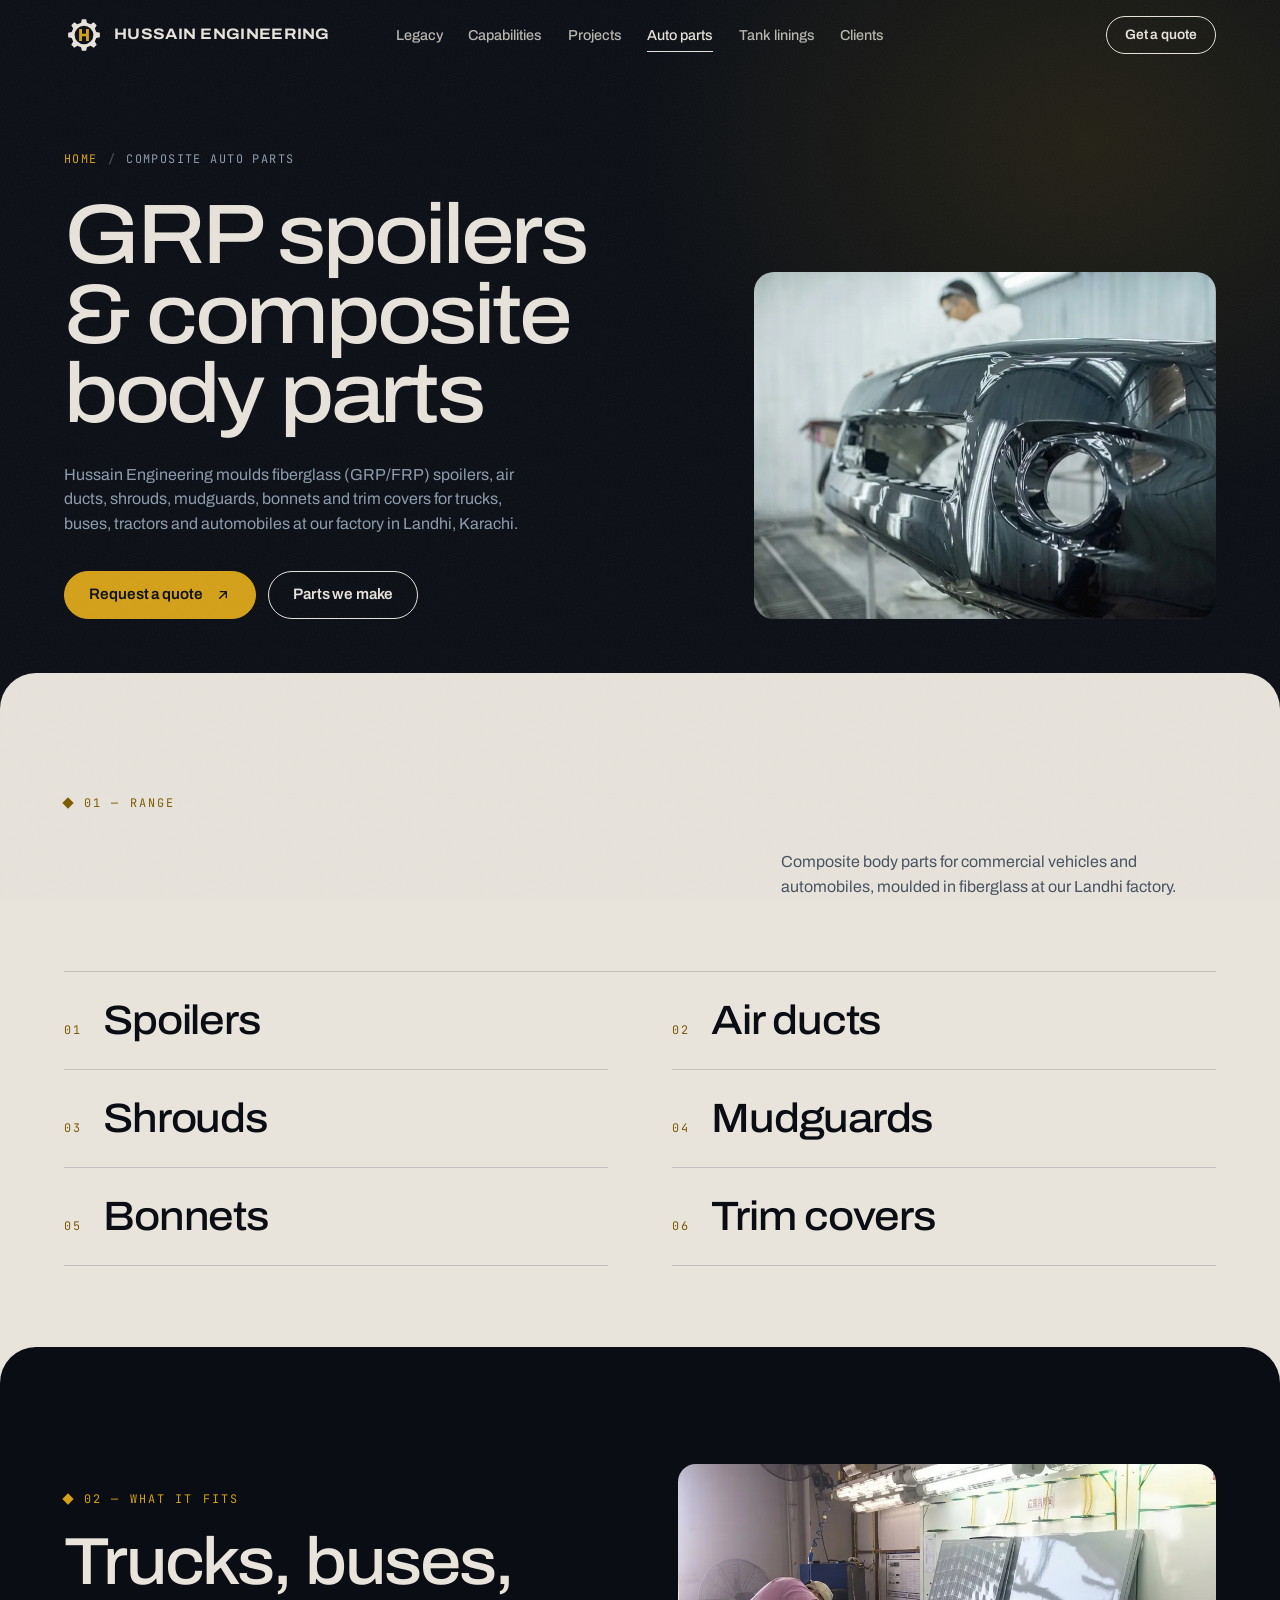
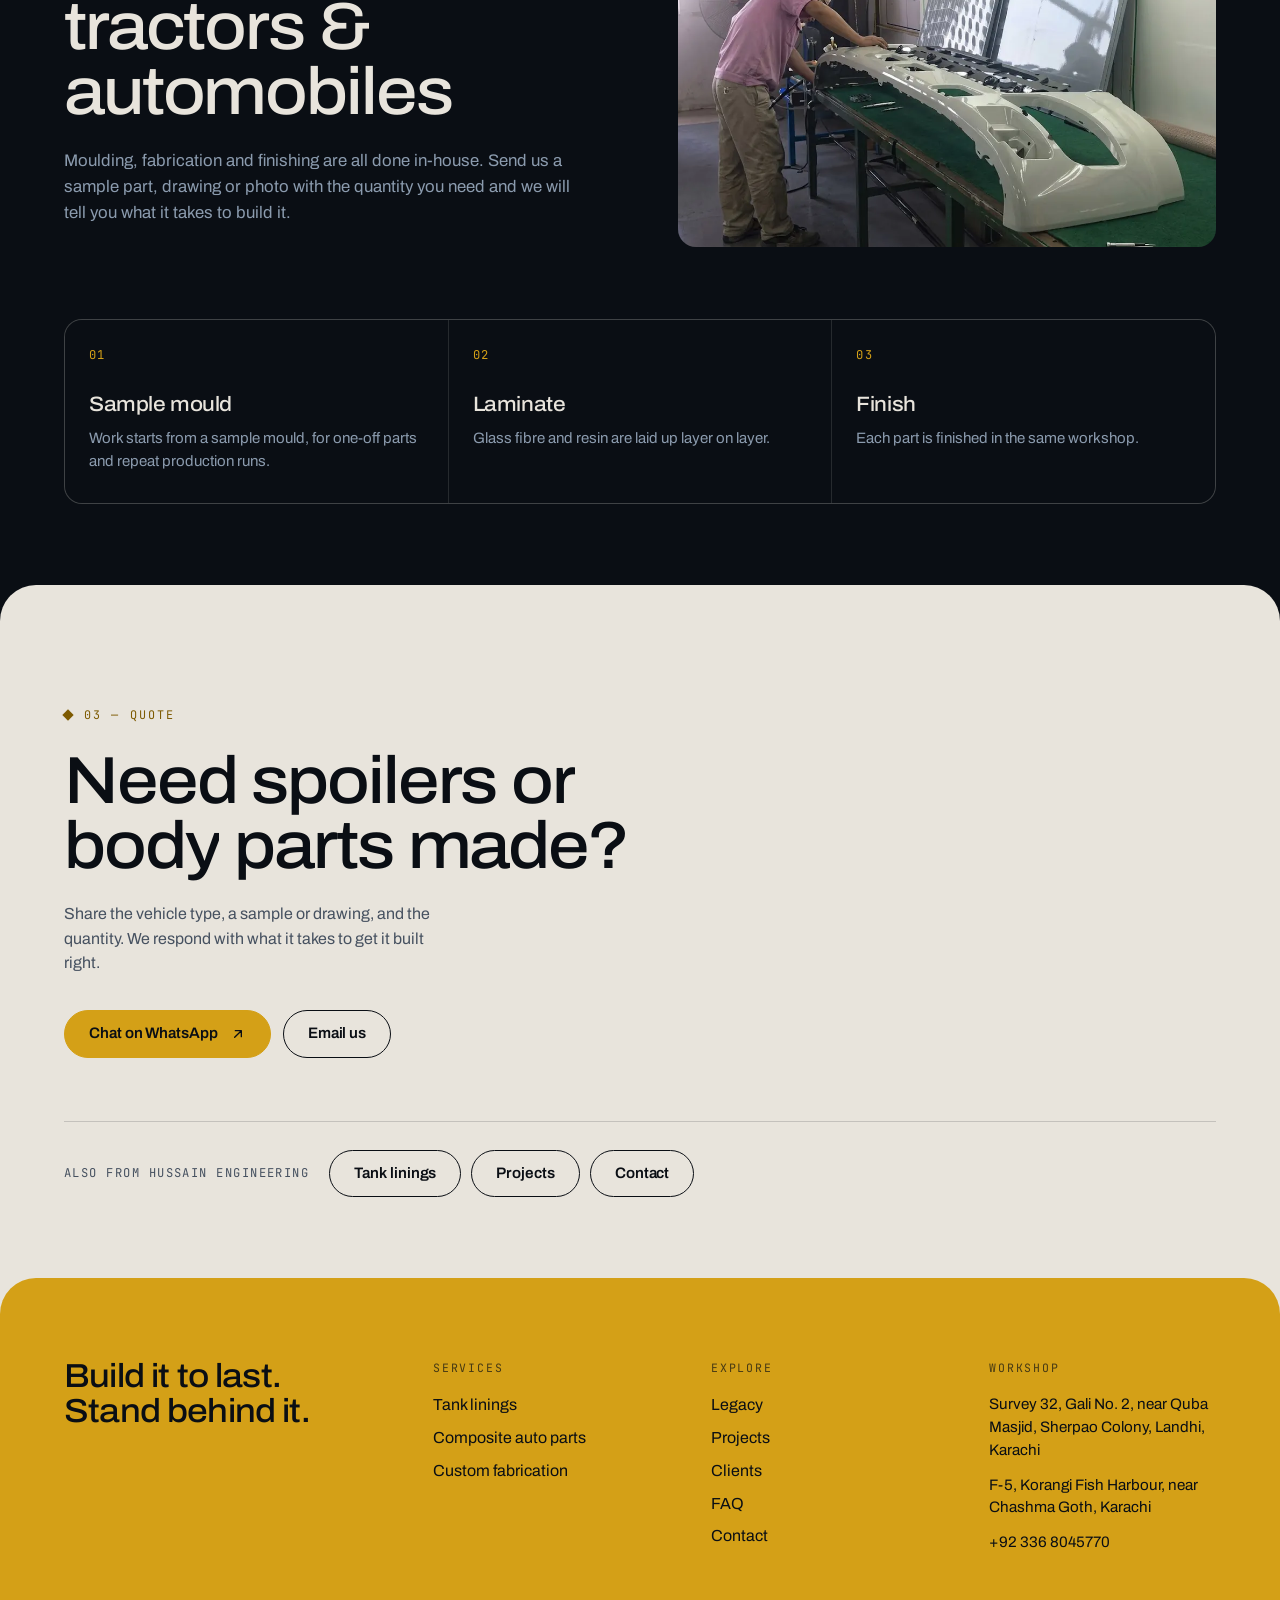
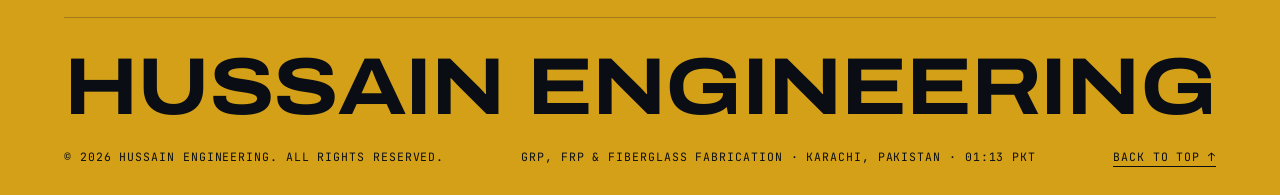
<file: automotive-spoilers-body-parts.html>
<!DOCTYPE html>
<html lang="en">
<head>
<meta charset="UTF-8">
<meta name="viewport" content="width=device-width, initial-scale=1.0">
<script>(function(c){c.add('js');if(!matchMedia('(prefers-reduced-motion: reduce)').matches)c.add('motion')})(document.documentElement.classList)</script>
<title>GRP Spoilers &amp; Composite Auto Parts Karachi | Hussain Engineering</title>
<meta name="description" content="Fiberglass (GRP/FRP) spoilers, air ducts, shrouds, mudguards, bonnets and trim covers for trucks, buses, tractors and automobiles. Made in Karachi.">
<meta name="robots" content="index, follow, max-image-preview:large, max-snippet:-1">
<link rel="canonical" href="https://hussain-engineering.vercel.app/automotive-spoilers-body-parts">
<meta name="theme-color" content="#0a0e14">
<meta name="color-scheme" content="dark">
<meta property="og:type" content="website">
<meta property="og:site_name" content="Hussain Engineering">
<meta property="og:title" content="GRP Spoilers &amp; Composite Auto Parts Karachi | Hussain Engineering">
<meta property="og:description" content="Fiberglass (GRP/FRP) spoilers, air ducts, shrouds, mudguards, bonnets and trim covers for trucks, buses, tractors and automobiles. Made in Karachi.">
<meta property="og:url" content="https://hussain-engineering.vercel.app/automotive-spoilers-body-parts">
<meta property="og:image" content="https://hussain-engineering.vercel.app/og-image.jpg">
<meta property="og:image:width" content="1200">
<meta property="og:image:height" content="630">
<meta property="og:image:alt" content="Hussain Engineering: GRP, FRP and fiberglass fabrication in Karachi">
<meta property="og:locale" content="en_PK">
<meta name="twitter:card" content="summary_large_image">
<meta name="twitter:title" content="GRP Spoilers &amp; Composite Auto Parts Karachi | Hussain Engineering">
<meta name="twitter:description" content="Fiberglass (GRP/FRP) spoilers, air ducts, shrouds, mudguards, bonnets and trim covers, made in Karachi.">
<meta name="twitter:image" content="https://hussain-engineering.vercel.app/og-image.jpg">
<link rel="icon" href="/favicon.ico" sizes="48x48">
<link rel="icon" type="image/svg+xml" href="/logos/logo-mark.svg">
<link rel="apple-touch-icon" href="/apple-touch-icon.png">
<link rel="manifest" href="/site.webmanifest">
<link rel="preconnect" href="https://fonts.googleapis.com">
<link rel="preconnect" href="https://fonts.gstatic.com" crossorigin>
<link href="https://fonts.googleapis.com/css2?family=Archivo:wdth,wght@62..125,100..900&family=JetBrains+Mono:wght@400&display=swap" rel="stylesheet">
<link rel="stylesheet" href="/site.css">
<link rel="preload" as="image" href="/capabilities/composite-auto-parts.webp" fetchpriority="high">
<script defer src="/site.js" onerror="document.documentElement.classList.remove('motion')"></script>
<script type="application/ld+json">
{
  "@context": "https://schema.org",
  "@graph": [
    {
      "@type": "BreadcrumbList",
      "itemListElement": [
        {
          "@type": "ListItem",
          "position": 1,
          "name": "Home",
          "item": "https://hussain-engineering.vercel.app/"
        },
        {
          "@type": "ListItem",
          "position": 2,
          "name": "Composite auto parts",
          "item": "https://hussain-engineering.vercel.app/automotive-spoilers-body-parts"
        }
      ]
    },
    {
      "@type": "Service",
      "@id": "https://hussain-engineering.vercel.app/automotive-spoilers-body-parts#service",
      "name": "GRP spoilers and composite body parts",
      "serviceType": "Fiberglass (GRP/FRP) automotive body part manufacturing",
      "description": "Fiberglass (GRP/FRP) spoilers, air ducts, shrouds, mudguards, bonnets and trim covers for trucks, buses, tractors and automobiles.",
      "url": "https://hussain-engineering.vercel.app/automotive-spoilers-body-parts",
      "image": "https://hussain-engineering.vercel.app/capabilities/composite-auto-parts.webp",
      "areaServed": { "@type": "City", "name": "Karachi" },
      "provider": {
        "@type": "LocalBusiness",
        "@id": "https://hussain-engineering.vercel.app/#business",
        "name": "Hussain Engineering",
        "url": "https://hussain-engineering.vercel.app/",
        "image": "https://hussain-engineering.vercel.app/og-image.jpg",
        "address": {
          "@type": "PostalAddress",
          "streetAddress": "Survey 32, Gali No. 2, near Quba Masjid, Sherpao Colony, Landhi",
          "addressLocality": "Karachi",
          "addressCountry": "PK"
        }
      }
    }
  ]
}
</script>
</head>
<body>
<a class="skip-link" href="#main">Skip to content</a>

<header class="nav" id="navbar">
  <a href="/" class="brand" aria-label="Hussain Engineering, home">
    <svg viewBox="60 8 180 160" aria-hidden="true"><path class="gear" fill-rule="evenodd" d="M136.7,32.6 L140.4,16.6 L159.6,16.6 L163.3,32.6 L179.8,39.4 L193.7,30.8 L207.2,44.3 L198.6,58.2 L205.4,74.7 L221.4,78.4 L221.4,97.6 L205.4,101.3 L198.6,117.8 L207.2,131.7 L193.7,145.2 L179.8,136.6 L163.3,143.4 L159.6,159.4 L140.4,159.4 L136.7,143.4 L120.2,136.6 L106.3,145.2 L92.8,131.7 L101.4,117.8 L94.6,101.3 L78.6,97.6 L78.6,78.4 L94.6,74.7 L101.4,58.2 L92.8,44.3 L106.3,30.8 L120.2,39.4 Z M108,88 a42,42 0 1,0 84,0 a42,42 0 1,0 -84,0 Z"/><path class="gear-h" d="M128,61 H141 V82 H159 V61 H172 V115 H159 V94 H141 V115 H128 Z"/></svg>
    <span>Hussain Engineering</span>
  </a>
  <nav class="nav-links" aria-label="Primary">
    <a href="/#about">Legacy</a>
    <a href="/#capabilities">Capabilities</a>
    <a href="/#projects">Projects</a>
    <a href="/automotive-spoilers-body-parts" aria-current="page">Auto parts</a>
    <a href="/tank-linings">Tank linings</a>
    <a href="/#clients">Clients</a>
  </nav>
  <div class="nav-end">
    <a class="btn ghost magnet" href="/#contact">Get a quote</a>
    <button class="burger" type="button" aria-label="Open menu" aria-expanded="false" aria-controls="menu"><span></span><span></span></button>
  </div>
</header>

<div class="menu" id="menu">
  <nav aria-label="Menu">
    <ul>
      <li><a href="/#about"><small>01</small>Legacy</a></li>
      <li><a href="/#capabilities"><small>02</small>Capabilities</a></li>
      <li><a href="/#projects"><small>03</small>Projects</a></li>
      <li><a href="/automotive-spoilers-body-parts" aria-current="page"><small>04</small>Auto parts</a></li>
      <li><a href="/tank-linings"><small>05</small>Tank linings</a></li>
      <li><a href="/#clients"><small>06</small>Clients</a></li>
      <li><a href="/#contact"><small>07</small>Contact</a></li>
    </ul>
  </nav>
  <div class="menu-foot">
    <a href="https://wa.me/923368045770" target="_blank" rel="noopener">Chat on WhatsApp</a>
    <a href="mailto:sales.hussainengineering@gmail.com">sales.hussainengineering@gmail.com</a>
    <span>Landhi &amp; Korangi, Karachi</span>
  </div>
</div>

<main id="main">
  <header class="sub-hero t-dark" data-theme="dark">
    <div class="wrap">
      <div>
        <nav aria-label="Breadcrumb"><ol class="crumbs"><li><a href="/">Home</a></li><li aria-current="page">Composite auto parts</li></ol></nav>
        <h1>GRP spoilers &amp; composite body parts</h1>
        <p class="lede">Hussain Engineering moulds fiberglass (GRP/FRP) spoilers, air ducts, shrouds, mudguards, bonnets and trim covers for trucks, buses, tractors and automobiles at our factory in Landhi, Karachi.</p>
        <div class="actions">
          <a class="btn magnet" href="https://wa.me/923368045770?text=Hello%2C%20I%20would%20like%20a%20quote%20for%20GRP%20spoilers%20%2F%20auto%20parts." target="_blank" rel="noopener">Request a quote <svg viewBox="0 0 24 24" fill="none" stroke="currentColor" stroke-width="2" stroke-linecap="round" stroke-linejoin="round" aria-hidden="true"><path d="M7 17 17 7M8 7h9v9"/></svg></a>
          <a class="btn ghost" href="#parts-we-make">Parts we make</a>
        </div>
      </div>
      <figure class="sub-figure">
        <img src="/capabilities/composite-auto-parts.webp" alt="Composite automotive bumper panel being finished in a spray booth" width="1000" height="654" fetchpriority="high" decoding="async">
      </figure>
    </div>
  </header>

  <section class="sec sheet t-light" id="parts-we-make" data-theme="light">
    <div class="wrap">
      <div class="sec-head">
        <div>
          <p class="eyebrow">01 — Range</p>
          <h2 class="h-lg" data-split>Parts we make</h2>
        </div>
        <p class="lede rv">Composite body parts for commercial vehicles and automobiles, moulded in fiberglass at our Landhi factory.</p>
      </div>
      <ul class="parts">
        <li>Spoilers</li>
        <li>Air ducts</li>
        <li>Shrouds</li>
        <li>Mudguards</li>
        <li>Bonnets</li>
        <li>Trim covers</li>
      </ul>
    </div>
  </section>

  <section class="sec sheet t-dark" data-theme="dark">
    <div class="wrap">
      <div class="split">
        <div>
          <p class="eyebrow">02 — What it fits</p>
          <h2 class="h-lg" data-split>Trucks, buses, tractors &amp; automobiles</h2>
          <p class="rv">Moulding, fabrication and finishing are all done in-house. Send us a sample part, drawing or photo with the quantity you need and we will tell you what it takes to build it.</p>
        </div>
        <div class="split-media rv" style="--i:1">
          <img src="/capabilities/custom-fabrication.webp" alt="Worker finishing a moulded composite panel on a fabrication bench" width="1000" height="712" loading="lazy" decoding="async">
        </div>
      </div>

      <h3 class="vh">How a composite part comes together</h3>
      <ol class="steps rv">
        <li><span class="mono">01</span><strong>Sample mould</strong><span>Work starts from a sample mould, for one-off parts and repeat production runs.</span></li>
        <li><span class="mono">02</span><strong>Laminate</strong><span>Glass fibre and resin are laid up layer on layer.</span></li>
        <li><span class="mono">03</span><strong>Finish</strong><span>Each part is finished in the same workshop.</span></li>
      </ol>
    </div>
  </section>

  <!-- OWNER TO CONFIRM before adding more here: vehicle makes/models, quantities, lead times, finishing and painting options, past automotive clients to name. -->

  <section class="sec sheet t-light cta-band" data-theme="light">
    <div class="wrap">
      <p class="eyebrow">03 — Quote</p>
      <h2 class="h-lg" data-split style="margin-top:22px">Need spoilers or body parts made?</h2>
      <p class="lede rv">Share the vehicle type, a sample or drawing, and the quantity. We respond with what it takes to get it built right.</p>
      <div class="actions rv">
        <a class="btn magnet" href="https://wa.me/923368045770?text=Hello%2C%20I%20would%20like%20a%20quote%20for%20GRP%20spoilers%20%2F%20auto%20parts." target="_blank" rel="noopener">Chat on WhatsApp <svg viewBox="0 0 24 24" fill="none" stroke="currentColor" stroke-width="2" stroke-linecap="round" stroke-linejoin="round" aria-hidden="true"><path d="M7 17 17 7M8 7h9v9"/></svg></a>
        <a class="btn ghost" href="mailto:sales.hussainengineering@gmail.com">Email us</a>
      </div>
      <nav class="related" aria-label="Related pages">
        <span class="mono">Also from Hussain Engineering</span>
        <a class="btn ghost" href="/tank-linings">Tank linings</a>
        <a class="btn ghost" href="/#projects">Projects</a>
        <a class="btn ghost" href="/#contact">Contact</a>
      </nav>
    </div>
  </section>
</main>

<footer class="footer sheet t-amber" data-theme="amber">
  <div class="wrap">
    <div class="footer-top">
      <div>
        <p class="tagline">Build it to last. Stand behind it.</p>
      </div>
      <div>
        <h3>Services</h3>
        <ul>
          <li><a href="/tank-linings">Tank linings</a></li>
          <li><a href="/automotive-spoilers-body-parts">Composite auto parts</a></li>
          <li><a href="/#capabilities">Custom fabrication</a></li>
        </ul>
      </div>
      <div>
        <h3>Explore</h3>
        <ul>
          <li><a href="/#about">Legacy</a></li>
          <li><a href="/#projects">Projects</a></li>
          <li><a href="/#clients">Clients</a></li>
          <li><a href="/#faq">FAQ</a></li>
          <li><a href="/#contact">Contact</a></li>
        </ul>
      </div>
      <div>
        <h3>Workshop</h3>
        <address>Survey 32, Gali No. 2, near Quba Masjid, Sherpao Colony, Landhi, Karachi</address>
        <address>F-5, Korangi Fish Harbour, near Chashma Goth, Karachi</address>
        <address><a href="tel:+923368045770">+92 336 8045770</a></address>
      </div>
    </div>
    <svg class="wordmark" viewBox="0 0 1000 58" role="img" aria-label="Hussain Engineering"><text x="0" y="52" textLength="1000" lengthAdjust="spacingAndGlyphs" fill="currentColor" font-size="70" font-weight="700" style="font-stretch:125%;letter-spacing:-.02em">HUSSAIN ENGINEERING</text></svg>
    <div class="footer-bar">
      <span>© 2026 Hussain Engineering. All rights reserved.</span>
      <span>GRP, FRP &amp; Fiberglass Fabrication · Karachi, Pakistan · <span data-clock>--:--</span> PKT</span>
      <a href="#main">Back to top ↑</a>
    </div>
  </div>
</footer>

</body>
</html>
</file>
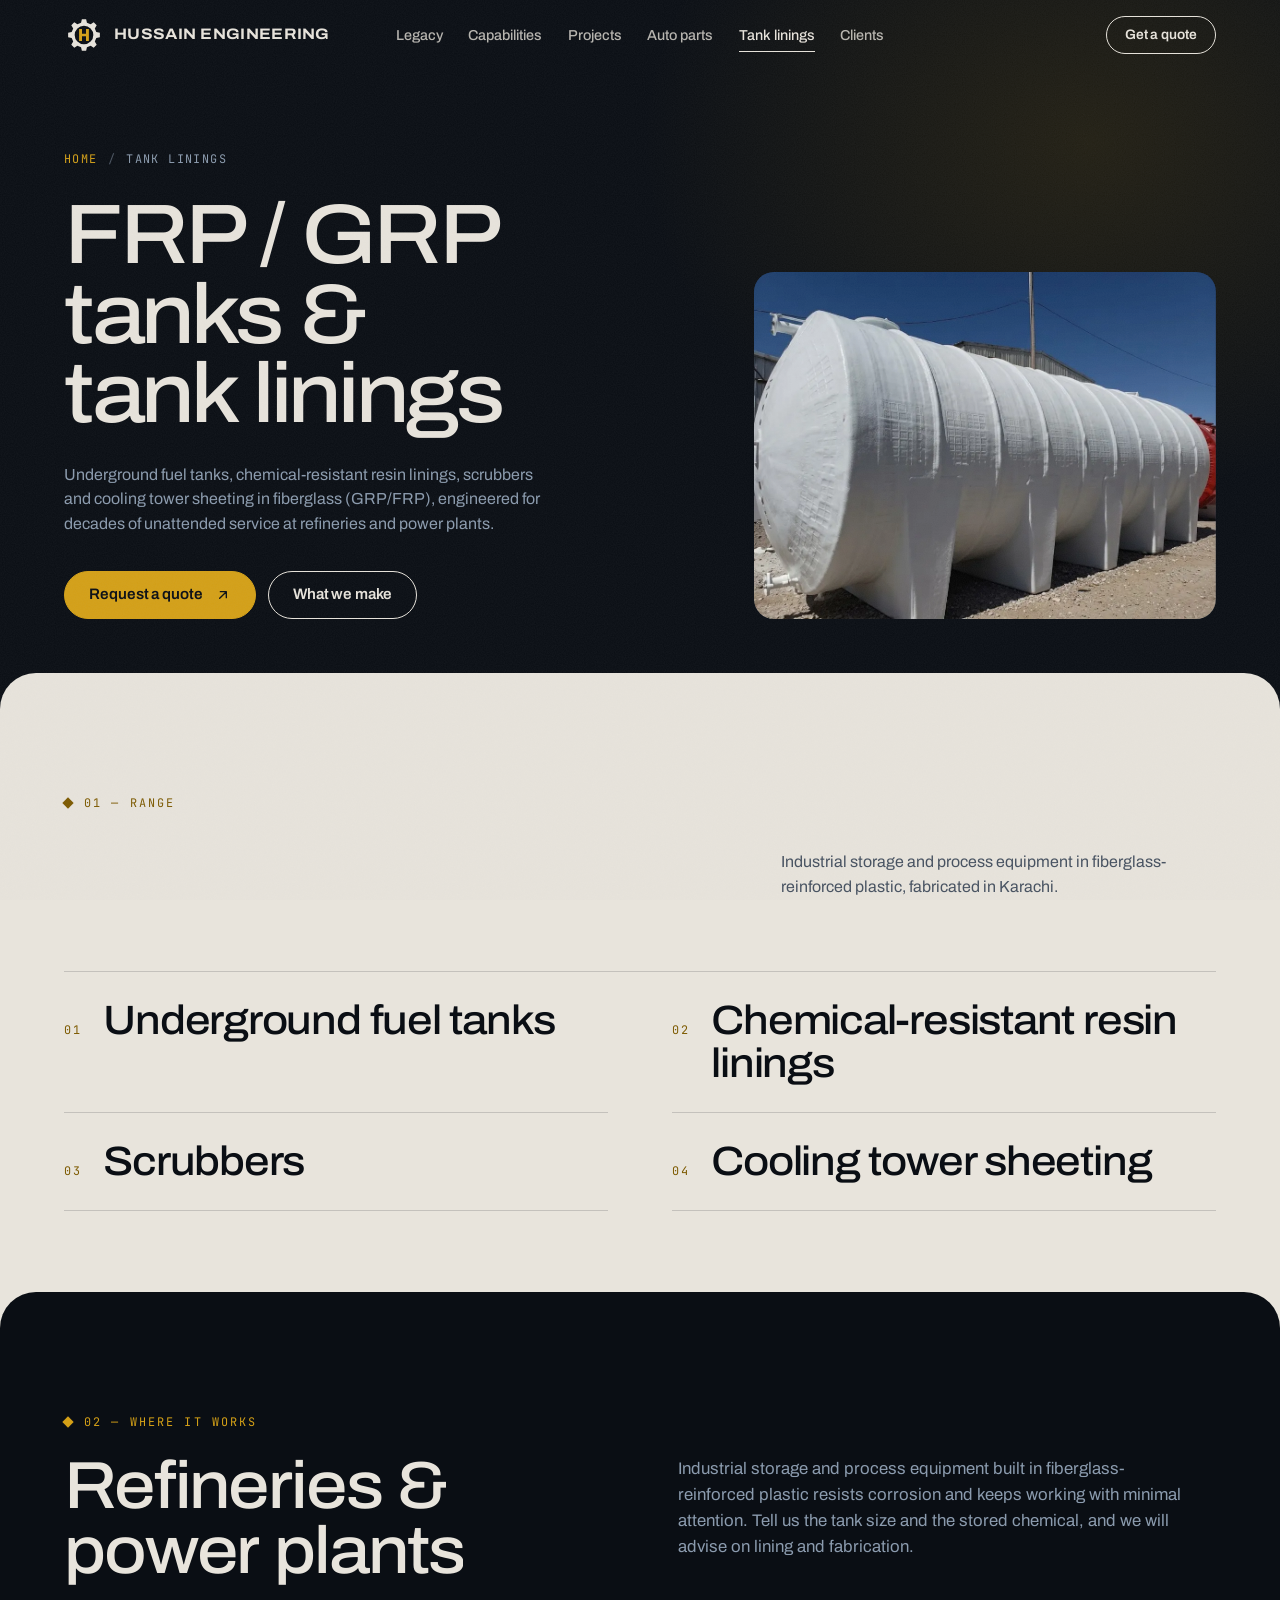
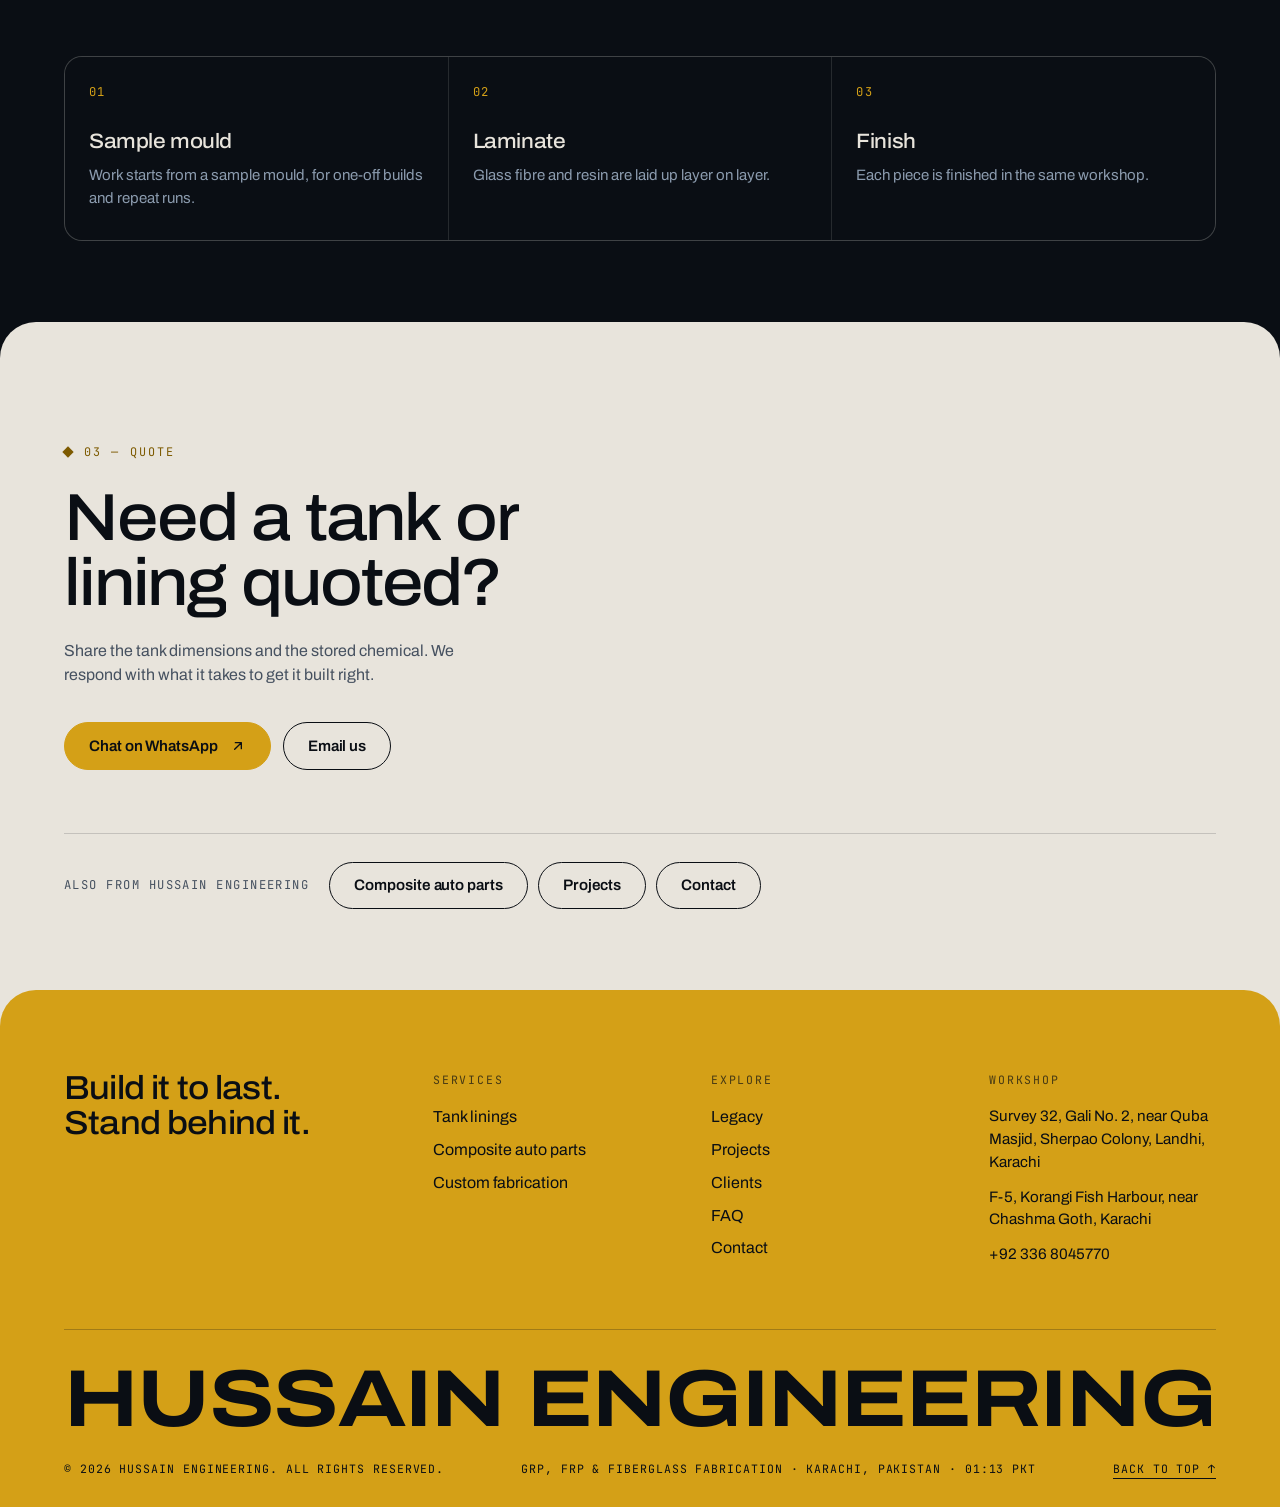
<file: tank-linings.html>
<!DOCTYPE html>
<html lang="en">
<head>
<meta charset="UTF-8">
<meta name="viewport" content="width=device-width, initial-scale=1.0">
<script>(function(c){c.add('js');if(!matchMedia('(prefers-reduced-motion: reduce)').matches)c.add('motion')})(document.documentElement.classList)</script>
<title>FRP &amp; GRP Tank Linings Karachi | Hussain Engineering</title>
<meta name="description" content="FRP/GRP underground fuel tanks, chemical-resistant resin linings, scrubbers and cooling tower sheeting for refineries and power plants. Made in Karachi.">
<meta name="robots" content="index, follow, max-image-preview:large, max-snippet:-1">
<link rel="canonical" href="https://hussain-engineering.vercel.app/tank-linings">
<meta name="theme-color" content="#0a0e14">
<meta name="color-scheme" content="dark">
<meta property="og:type" content="website">
<meta property="og:site_name" content="Hussain Engineering">
<meta property="og:title" content="FRP &amp; GRP Tank Linings Karachi | Hussain Engineering">
<meta property="og:description" content="FRP/GRP underground fuel tanks, chemical-resistant resin linings, scrubbers and cooling tower sheeting for refineries and power plants. Made in Karachi.">
<meta property="og:url" content="https://hussain-engineering.vercel.app/tank-linings">
<meta property="og:image" content="https://hussain-engineering.vercel.app/og-image.jpg">
<meta property="og:image:width" content="1200">
<meta property="og:image:height" content="630">
<meta property="og:image:alt" content="Hussain Engineering: GRP, FRP and fiberglass fabrication in Karachi">
<meta property="og:locale" content="en_PK">
<meta name="twitter:card" content="summary_large_image">
<meta name="twitter:title" content="FRP &amp; GRP Tank Linings Karachi | Hussain Engineering">
<meta name="twitter:description" content="FRP/GRP underground fuel tanks, chemical-resistant resin linings, scrubbers and cooling tower sheeting, fabricated in Karachi.">
<meta name="twitter:image" content="https://hussain-engineering.vercel.app/og-image.jpg">
<link rel="icon" href="/favicon.ico" sizes="48x48">
<link rel="icon" type="image/svg+xml" href="/logos/logo-mark.svg">
<link rel="apple-touch-icon" href="/apple-touch-icon.png">
<link rel="manifest" href="/site.webmanifest">
<link rel="preconnect" href="https://fonts.googleapis.com">
<link rel="preconnect" href="https://fonts.gstatic.com" crossorigin>
<link href="https://fonts.googleapis.com/css2?family=Archivo:wdth,wght@62..125,100..900&family=JetBrains+Mono:wght@400&display=swap" rel="stylesheet">
<link rel="stylesheet" href="/site.css">
<link rel="preload" as="image" href="/capabilities/industrial-tank-linings.webp" fetchpriority="high">
<script defer src="/site.js" onerror="document.documentElement.classList.remove('motion')"></script>
<script type="application/ld+json">
{
  "@context": "https://schema.org",
  "@graph": [
    {
      "@type": "BreadcrumbList",
      "itemListElement": [
        {
          "@type": "ListItem",
          "position": 1,
          "name": "Home",
          "item": "https://hussain-engineering.vercel.app/"
        },
        {
          "@type": "ListItem",
          "position": 2,
          "name": "Tank linings",
          "item": "https://hussain-engineering.vercel.app/tank-linings"
        }
      ]
    },
    {
      "@type": "Service",
      "@id": "https://hussain-engineering.vercel.app/tank-linings#service",
      "name": "FRP / GRP tanks and tank linings",
      "serviceType": "Fiberglass (GRP/FRP) tank fabrication and chemical-resistant tank lining",
      "description": "Underground fuel tanks, chemical-resistant resin linings, scrubbers and cooling tower sheeting in fiberglass (GRP/FRP) for refineries and power plants.",
      "url": "https://hussain-engineering.vercel.app/tank-linings",
      "image": "https://hussain-engineering.vercel.app/capabilities/industrial-tank-linings.webp",
      "areaServed": { "@type": "City", "name": "Karachi" },
      "provider": {
        "@type": "LocalBusiness",
        "@id": "https://hussain-engineering.vercel.app/#business",
        "name": "Hussain Engineering",
        "url": "https://hussain-engineering.vercel.app/",
        "image": "https://hussain-engineering.vercel.app/og-image.jpg",
        "address": {
          "@type": "PostalAddress",
          "streetAddress": "Survey 32, Gali No. 2, near Quba Masjid, Sherpao Colony, Landhi",
          "addressLocality": "Karachi",
          "addressCountry": "PK"
        }
      }
    }
  ]
}
</script>
</head>
<body>
<a class="skip-link" href="#main">Skip to content</a>

<header class="nav" id="navbar">
  <a href="/" class="brand" aria-label="Hussain Engineering, home">
    <svg viewBox="60 8 180 160" aria-hidden="true"><path class="gear" fill-rule="evenodd" d="M136.7,32.6 L140.4,16.6 L159.6,16.6 L163.3,32.6 L179.8,39.4 L193.7,30.8 L207.2,44.3 L198.6,58.2 L205.4,74.7 L221.4,78.4 L221.4,97.6 L205.4,101.3 L198.6,117.8 L207.2,131.7 L193.7,145.2 L179.8,136.6 L163.3,143.4 L159.6,159.4 L140.4,159.4 L136.7,143.4 L120.2,136.6 L106.3,145.2 L92.8,131.7 L101.4,117.8 L94.6,101.3 L78.6,97.6 L78.6,78.4 L94.6,74.7 L101.4,58.2 L92.8,44.3 L106.3,30.8 L120.2,39.4 Z M108,88 a42,42 0 1,0 84,0 a42,42 0 1,0 -84,0 Z"/><path class="gear-h" d="M128,61 H141 V82 H159 V61 H172 V115 H159 V94 H141 V115 H128 Z"/></svg>
    <span>Hussain Engineering</span>
  </a>
  <nav class="nav-links" aria-label="Primary">
    <a href="/#about">Legacy</a>
    <a href="/#capabilities">Capabilities</a>
    <a href="/#projects">Projects</a>
    <a href="/automotive-spoilers-body-parts">Auto parts</a>
    <a href="/tank-linings" aria-current="page">Tank linings</a>
    <a href="/#clients">Clients</a>
  </nav>
  <div class="nav-end">
    <a class="btn ghost magnet" href="/#contact">Get a quote</a>
    <button class="burger" type="button" aria-label="Open menu" aria-expanded="false" aria-controls="menu"><span></span><span></span></button>
  </div>
</header>

<div class="menu" id="menu">
  <nav aria-label="Menu">
    <ul>
      <li><a href="/#about"><small>01</small>Legacy</a></li>
      <li><a href="/#capabilities"><small>02</small>Capabilities</a></li>
      <li><a href="/#projects"><small>03</small>Projects</a></li>
      <li><a href="/automotive-spoilers-body-parts"><small>04</small>Auto parts</a></li>
      <li><a href="/tank-linings" aria-current="page"><small>05</small>Tank linings</a></li>
      <li><a href="/#clients"><small>06</small>Clients</a></li>
      <li><a href="/#contact"><small>07</small>Contact</a></li>
    </ul>
  </nav>
  <div class="menu-foot">
    <a href="https://wa.me/923368045770" target="_blank" rel="noopener">Chat on WhatsApp</a>
    <a href="mailto:sales.hussainengineering@gmail.com">sales.hussainengineering@gmail.com</a>
    <span>Landhi &amp; Korangi, Karachi</span>
  </div>
</div>

<main id="main">
  <header class="sub-hero t-dark" data-theme="dark">
    <div class="wrap">
      <div>
        <nav aria-label="Breadcrumb"><ol class="crumbs"><li><a href="/">Home</a></li><li aria-current="page">Tank linings</li></ol></nav>
        <h1>FRP / GRP tanks &amp; tank linings</h1>
        <p class="lede">Underground fuel tanks, chemical-resistant resin linings, scrubbers and cooling tower sheeting in fiberglass (GRP/FRP), engineered for decades of unattended service at refineries and power plants.</p>
        <div class="actions">
          <a class="btn magnet" href="https://wa.me/923368045770?text=Hello%2C%20I%20would%20like%20a%20quote%20for%20an%20FRP%20%2F%20GRP%20tank%20or%20tank%20lining." target="_blank" rel="noopener">Request a quote <svg viewBox="0 0 24 24" fill="none" stroke="currentColor" stroke-width="2" stroke-linecap="round" stroke-linejoin="round" aria-hidden="true"><path d="M7 17 17 7M8 7h9v9"/></svg></a>
          <a class="btn ghost" href="#what-we-make">What we make</a>
        </div>
      </div>
      <figure class="sub-figure">
        <img src="/capabilities/industrial-tank-linings.webp" alt="Large white horizontal GRP storage tank on support cradles" width="1000" height="752" fetchpriority="high" decoding="async">
      </figure>
    </div>
  </header>

  <section class="sec sheet t-light" id="what-we-make" data-theme="light">
    <div class="wrap">
      <div class="sec-head">
        <div>
          <p class="eyebrow">01 — Range</p>
          <h2 class="h-lg" data-split>What we make</h2>
        </div>
        <p class="lede rv">Industrial storage and process equipment in fiberglass-reinforced plastic, fabricated in Karachi.</p>
      </div>
      <ul class="parts">
        <li>Underground fuel tanks</li>
        <li>Chemical-resistant resin linings</li>
        <li>Scrubbers</li>
        <li>Cooling tower sheeting</li>
      </ul>
    </div>
  </section>

  <section class="sec sheet t-dark" data-theme="dark">
    <div class="wrap">
      <div class="split">
        <div>
          <p class="eyebrow">02 — Where it works</p>
          <h2 class="h-lg" data-split>Refineries &amp; power plants</h2>
        </div>
        <p class="rv">Industrial storage and process equipment built in fiberglass-reinforced plastic resists corrosion and keeps working with minimal attention. Tell us the tank size and the stored chemical, and we will advise on lining and fabrication.</p>
      </div>

      <h3 class="vh">How a tank or lining comes together</h3>
      <ol class="steps rv">
        <li><span class="mono">01</span><strong>Sample mould</strong><span>Work starts from a sample mould, for one-off builds and repeat runs.</span></li>
        <li><span class="mono">02</span><strong>Laminate</strong><span>Glass fibre and resin are laid up layer on layer.</span></li>
        <li><span class="mono">03</span><strong>Finish</strong><span>Each piece is finished in the same workshop.</span></li>
      </ol>
    </div>
  </section>

  <!-- OWNER TO CONFIRM before adding more here: pharmaceutical / chemical-industry lining jobs, tank sizes and capacities, resin systems, certifications. Do not claim pharma work until a real job is confirmed. -->

  <section class="sec sheet t-light cta-band" data-theme="light">
    <div class="wrap">
      <p class="eyebrow">03 — Quote</p>
      <h2 class="h-lg" data-split style="margin-top:22px">Need a tank or lining quoted?</h2>
      <p class="lede rv">Share the tank dimensions and the stored chemical. We respond with what it takes to get it built right.</p>
      <div class="actions rv">
        <a class="btn magnet" href="https://wa.me/923368045770?text=Hello%2C%20I%20would%20like%20a%20quote%20for%20an%20FRP%20%2F%20GRP%20tank%20or%20tank%20lining." target="_blank" rel="noopener">Chat on WhatsApp <svg viewBox="0 0 24 24" fill="none" stroke="currentColor" stroke-width="2" stroke-linecap="round" stroke-linejoin="round" aria-hidden="true"><path d="M7 17 17 7M8 7h9v9"/></svg></a>
        <a class="btn ghost" href="mailto:sales.hussainengineering@gmail.com">Email us</a>
      </div>
      <nav class="related" aria-label="Related pages">
        <span class="mono">Also from Hussain Engineering</span>
        <a class="btn ghost" href="/automotive-spoilers-body-parts">Composite auto parts</a>
        <a class="btn ghost" href="/#projects">Projects</a>
        <a class="btn ghost" href="/#contact">Contact</a>
      </nav>
    </div>
  </section>
</main>

<footer class="footer sheet t-amber" data-theme="amber">
  <div class="wrap">
    <div class="footer-top">
      <div>
        <p class="tagline">Build it to last. Stand behind it.</p>
      </div>
      <div>
        <h3>Services</h3>
        <ul>
          <li><a href="/tank-linings">Tank linings</a></li>
          <li><a href="/automotive-spoilers-body-parts">Composite auto parts</a></li>
          <li><a href="/#capabilities">Custom fabrication</a></li>
        </ul>
      </div>
      <div>
        <h3>Explore</h3>
        <ul>
          <li><a href="/#about">Legacy</a></li>
          <li><a href="/#projects">Projects</a></li>
          <li><a href="/#clients">Clients</a></li>
          <li><a href="/#faq">FAQ</a></li>
          <li><a href="/#contact">Contact</a></li>
        </ul>
      </div>
      <div>
        <h3>Workshop</h3>
        <address>Survey 32, Gali No. 2, near Quba Masjid, Sherpao Colony, Landhi, Karachi</address>
        <address>F-5, Korangi Fish Harbour, near Chashma Goth, Karachi</address>
        <address><a href="tel:+923368045770">+92 336 8045770</a></address>
      </div>
    </div>
    <svg class="wordmark" viewBox="0 0 1000 58" role="img" aria-label="Hussain Engineering"><text x="0" y="52" textLength="1000" lengthAdjust="spacingAndGlyphs" fill="currentColor" font-size="70" font-weight="700" style="font-stretch:125%;letter-spacing:-.02em">HUSSAIN ENGINEERING</text></svg>
    <div class="footer-bar">
      <span>© 2026 Hussain Engineering. All rights reserved.</span>
      <span>GRP, FRP &amp; Fiberglass Fabrication · Karachi, Pakistan · <span data-clock>--:--</span> PKT</span>
      <a href="#main">Back to top ↑</a>
    </div>
  </div>
</footer>

</body>
</html>
</file>
<file: site.css>
/* Hussain Engineering — shared stylesheet (home + service pages) */
:root{
  --ink:#0a0e14;
  --ink-2:#121a26;
  --ink-3:#1c2838;
  --paper:#e8e4dc;
  --paper-2:#d9d4c8;
  --amber:#d4a017;
  --amber-bright:#f5b942;
  --amber-ink:#7d5a00;
  --steel:#8b9bae;
  --display:'Archivo','Arial Narrow',Arial,sans-serif;
  --mono:'JetBrains Mono',ui-monospace,Consolas,monospace;
  --ease:cubic-bezier(.16,1,.3,1);
  --gut:clamp(20px,5vw,72px);
  --r:clamp(20px,3vw,36px);
}

*,*::before,*::after{box-sizing:border-box;margin:0;padding:0;}
html{-webkit-text-size-adjust:100%;scroll-behavior:smooth;}
body{
  background:var(--ink);
  color:var(--paper);
  font-family:var(--display);
  font-size:1rem;
  line-height:1.55;
  overflow-x:hidden;
  overflow-x:clip;
  -webkit-font-smoothing:antialiased;
  text-rendering:optimizeLegibility;
}
body.menu-open{overflow:hidden;}
::selection{background:var(--amber);color:var(--ink);}
a{color:inherit;text-decoration:none;}
img,svg,canvas{display:block;max-width:100%;}
ul,ol{list-style:none;}
button{font:inherit;color:inherit;background:none;border:0;cursor:pointer;}
:focus-visible{outline:2px solid var(--amber-bright);outline-offset:3px;border-radius:2px;}
[id]{scroll-margin-top:84px;}

.vh{position:absolute;width:1px;height:1px;overflow:hidden;clip:rect(0 0 0 0);clip-path:inset(50%);white-space:nowrap;}
.skip-link{
  position:fixed;left:16px;top:-80px;z-index:400;
  background:var(--amber);color:var(--ink);padding:10px 16px;
  font-family:var(--mono);font-size:.8rem;letter-spacing:.06em;text-transform:uppercase;
  transition:top .2s ease;
}
.skip-link:focus{top:16px;}

/* film grain: gives the flat colour fields a laid-glass texture */
body::after{
  content:'';position:fixed;inset:0;z-index:300;pointer-events:none;opacity:.07;
  background-image:url("data:image/svg+xml,%3Csvg xmlns='http://www.w3.org/2000/svg' width='160' height='160'%3E%3Cfilter id='n'%3E%3CfeTurbulence type='fractalNoise' baseFrequency='.9' numOctaves='2' stitchTiles='stitch'/%3E%3CfeColorMatrix values='0 0 0 0 .5 0 0 0 0 .5 0 0 0 0 .5 0 0 0 .9 0'/%3E%3C/filter%3E%3Crect width='100%25' height='100%25' filter='url(%23n)'/%3E%3C/svg%3E");
}

/* ============ THEMES ============ */
.t-dark{--bg:var(--ink);--fg:var(--paper);--mut:#8b9bae;--line:rgba(232,228,220,.13);--acc:var(--amber);--card:var(--ink-2);}
.t-light{--bg:var(--paper);--fg:var(--ink);--mut:#465160;--line:rgba(10,14,20,.16);--acc:var(--amber-ink);--card:var(--paper-2);}
.t-amber{--bg:var(--amber);--fg:var(--ink);--mut:#2b2206;--line:rgba(10,14,20,.25);--acc:var(--ink);--card:var(--amber-bright);}
.t-dark,.t-light,.t-amber{background:var(--bg);color:var(--fg);}

.wrap{width:100%;max-width:1480px;margin:0 auto;padding:0 var(--gut);}
.sec{position:relative;padding:clamp(88px,13vh,170px) 0;}
.sheet{border-radius:var(--r) var(--r) 0 0;margin-top:calc(var(--r) * -1);position:relative;z-index:2;}

/* ============ TYPE ============ */
.eyebrow{
  display:inline-flex;align-items:center;gap:12px;
  font-family:var(--mono);font-size:.74rem;letter-spacing:.18em;text-transform:uppercase;color:var(--acc);
}
.eyebrow::before{content:'';width:8px;height:8px;background:currentColor;transform:rotate(45deg);}
.h-lg{
  font-weight:500;font-stretch:110%;
  font-size:clamp(2.1rem,5.2vw,5rem);line-height:.98;letter-spacing:-.032em;
  text-wrap:balance;
}
.h-md{font-weight:500;font-stretch:108%;font-size:clamp(1.5rem,2.6vw,2.4rem);line-height:1.08;letter-spacing:-.02em;text-wrap:balance;}
.lede{color:var(--mut);font-size:clamp(1rem,1.25vw,1.15rem);max-width:44ch;}
.mono{font-family:var(--mono);font-size:.76rem;letter-spacing:.12em;text-transform:uppercase;}
.accent{color:var(--acc);}

.sec-head{
  display:grid;grid-template-columns:minmax(0,1.5fr) minmax(0,1fr);gap:clamp(24px,5vw,80px);
  align-items:end;margin-bottom:clamp(48px,8vh,96px);
}
.sec-head .eyebrow{margin-bottom:22px;}
@media(max-width:860px){.sec-head{grid-template-columns:1fr;align-items:start;}}

/* ============ BUTTONS ============ */
.btn{
  display:inline-flex;align-items:center;gap:12px;
  padding:15px 24px;border-radius:999px;border:1px solid var(--amber);
  background:var(--amber);color:var(--ink);
  font-weight:600;font-size:.95rem;letter-spacing:-.005em;line-height:1;white-space:nowrap;
  transition:background .3s ease,border-color .3s ease,color .3s ease,transform .5s var(--ease);
}
.btn svg{width:16px;height:16px;flex:none;transition:transform .5s var(--ease);}
.btn:hover{background:var(--amber-bright);border-color:var(--amber-bright);}
.btn:hover svg{transform:translate(3px,-3px);}
.btn.ghost{background:transparent;color:inherit;border-color:currentColor;}
.btn.ghost:hover{background:var(--fg,var(--paper));color:var(--bg,var(--ink));border-color:var(--fg,var(--paper));}
.btn.block{width:100%;justify-content:center;padding:18px 24px;}

/* ============ NAV ============ */
.nav{
  position:fixed;inset:0 0 auto 0;z-index:200;
  display:grid;grid-template-columns:1fr auto 1fr;align-items:center;gap:24px;
  padding:16px var(--gut);color:var(--paper);
  transition:transform .6s var(--ease),background .4s ease,color .4s ease,padding .4s ease;
}
.nav.is-solid{background:rgba(10,14,20,.74);-webkit-backdrop-filter:blur(14px);backdrop-filter:blur(14px);padding-top:10px;padding-bottom:10px;}
.nav.is-hidden{transform:translateY(-105%);}
.nav.on-light{color:var(--ink);}
.nav.on-light.is-solid{background:rgba(232,228,220,.8);}
.menu-open .nav{color:var(--paper);background:transparent;transform:none;-webkit-backdrop-filter:none;backdrop-filter:none;}
.brand{display:inline-flex;align-items:center;gap:10px;font-weight:700;font-stretch:112%;font-size:.95rem;letter-spacing:.02em;text-transform:uppercase;white-space:nowrap;justify-self:start;}
.brand svg{width:40px;height:36px;flex:none;}
.brand .gear{transform-box:fill-box;transform-origin:center;fill:currentColor;}
.brand .gear-h{fill:var(--amber);}
.on-light .brand .gear-h{fill:var(--amber-ink);}
.menu-open .brand .gear-h{fill:var(--amber);}
.nav-links{display:flex;gap:clamp(16px,2vw,34px);font-size:.9rem;font-weight:500;}
.nav-links a{position:relative;padding:6px 0;white-space:nowrap;opacity:.78;transition:opacity .3s ease;}
.nav-links a::after{content:'';position:absolute;left:0;right:0;bottom:0;height:1px;background:currentColor;transform:scaleX(0);transform-origin:right;transition:transform .5s var(--ease);}
.nav-links a:hover,.nav-links a[aria-current]{opacity:1;}
.nav-links a:hover::after,.nav-links a[aria-current]::after{transform:scaleX(1);transform-origin:left;}
.nav-end{display:flex;align-items:center;gap:14px;justify-self:end;}
.nav .btn{padding:11px 18px;font-size:.86rem;}
.burger{display:none;width:44px;height:44px;position:relative;border:1px solid currentColor;border-radius:50%;}
.burger span{position:absolute;left:13px;right:13px;height:1.5px;background:currentColor;transition:transform .5s var(--ease),top .5s var(--ease);}
.burger span:first-child{top:18px;}
.burger span:last-child{top:25px;}
.burger[aria-expanded="true"] span:first-child{top:21.5px;transform:rotate(45deg);}
.burger[aria-expanded="true"] span:last-child{top:21.5px;transform:rotate(-45deg);}
@media(max-width:1180px){
  .nav{grid-template-columns:1fr auto;}
  .nav-links{display:none;}
  .burger{display:block;}
}
@media(max-width:560px){.nav .btn{display:none;}.brand span{font-size:.82rem;}}

.menu{
  position:fixed;inset:0;z-index:190;background:var(--ink);color:var(--paper);
  display:flex;flex-direction:column;justify-content:space-between;gap:32px;
  padding:110px var(--gut) 36px;overflow-y:auto;
  visibility:hidden;clip-path:inset(0 0 100% 0);
  transition:clip-path .8s var(--ease),visibility 0s .8s;
}
.menu.open{visibility:visible;clip-path:inset(0);transition:clip-path .8s var(--ease),visibility 0s;}
.menu ul{display:flex;flex-direction:column;}
.menu li{border-bottom:1px solid rgba(232,228,220,.13);}
.menu li a{display:flex;align-items:baseline;gap:18px;padding:14px 0;font-size:clamp(1.8rem,7vw,3.2rem);font-weight:500;font-stretch:110%;letter-spacing:-.03em;line-height:1.1;}
.menu li a small{font-family:var(--mono);font-size:.7rem;letter-spacing:.14em;color:var(--amber);}
.menu-foot{display:flex;flex-wrap:wrap;gap:10px 28px;font-family:var(--mono);font-size:.78rem;letter-spacing:.06em;color:var(--steel);}
.menu-foot a{color:var(--paper);}

/* ============ STAGE (hero + pinned process story) ============ */
.stage{position:relative;}
.stage-pin{position:relative;overflow:hidden;}
.stage-canvas{position:absolute;top:0;left:0;width:100%;height:100vh;height:100svh;}
.stage-glow{
  position:absolute;top:0;left:0;width:100%;height:100vh;height:100svh;pointer-events:none;
  background:
    radial-gradient(42vmax 34vmax at 62% 46%,rgba(212,160,23,.13),transparent 70%),
    radial-gradient(60vmax 50vmax at 20% 100%,rgba(28,40,56,.9),transparent 70%);
}
.hero{
  position:relative;z-index:2;min-height:100vh;min-height:100svh;
  display:grid;grid-template-rows:auto 1fr auto;gap:24px;
  padding:calc(78px + 3vh) var(--gut) clamp(24px,4.5vh,52px);
}
.hero-top{display:flex;justify-content:space-between;gap:16px;color:var(--mut);}
.hero-top b{font-weight:400;color:var(--paper);}
.hero h1{align-self:center;display:flex;flex-direction:column;gap:clamp(6px,1.2vh,16px);}
.h1-kicker{font-family:var(--mono);font-size:clamp(.7rem,.95vw,.82rem);font-weight:400;letter-spacing:.2em;text-transform:uppercase;color:var(--amber);margin-bottom:clamp(8px,2vh,24px);}
.h1-main{
  display:block;font-weight:500;font-stretch:112%;
  font-size:clamp(2.7rem,8.6vw,9rem);line-height:.92;letter-spacing:-.04em;
}
.ln{display:block;overflow:hidden;padding:.06em 0 .14em;margin:-.06em 0 -.14em;}
.ln>span{display:inline-block;}
.h1-main.b{text-align:right;margin-top:clamp(0px,9vh,120px);}
.hero-bottom{display:flex;justify-content:space-between;align-items:flex-end;gap:32px;flex-wrap:wrap;}
.hero-sub{max-width:46ch;color:var(--mut);font-size:clamp(.95rem,1.15vw,1.08rem);}
.hero-facts{display:flex;flex-wrap:wrap;gap:6px 22px;margin-top:18px;color:var(--mut);}
.hero-facts b{color:var(--paper);font-weight:400;}
.hero-cta{display:flex;align-items:center;gap:22px;}
.scroll-hint{display:inline-flex;align-items:center;gap:12px;color:var(--mut);}
.scroll-hint i{width:1px;height:44px;background:var(--line);position:relative;overflow:hidden;}
.scroll-hint i::after{content:'';position:absolute;inset:0 0 60% 0;background:var(--amber);animation:drip 2.2s ease-in-out infinite;}
@keyframes drip{0%{transform:translateY(-100%);}60%,100%{transform:translateY(260%);}}

/* hero entrance: CSS only, so the headline never depends on script */
@media(prefers-reduced-motion:no-preference){
  .ln>span{animation:rise 1.1s var(--ease) both;}
  .h1-main.b .ln>span{animation-delay:.14s;}
  .h1-kicker,.hero-top,.hero-bottom{animation:fade 1.1s ease both .45s;}
}
@keyframes rise{from{transform:translateY(112%);}to{transform:none;}}
@keyframes fade{from{opacity:0;transform:translateY(14px);}to{opacity:1;transform:none;}}

.beats{
  position:relative;z-index:2;
  display:grid;grid-template-columns:repeat(4,minmax(0,1fr));gap:28px;
  padding:clamp(48px,8vh,96px) var(--gut) calc(clamp(64px,10vh,120px) + var(--r));
  border-top:1px solid var(--line);background:var(--ink);
}
.beat-k{display:block;font-family:var(--mono);font-size:.74rem;letter-spacing:.18em;text-transform:uppercase;color:var(--amber);margin-bottom:16px;}
.beat-t{font-weight:500;font-stretch:108%;font-size:clamp(1.4rem,2.2vw,2rem);line-height:1.08;letter-spacing:-.025em;}
.beat-d{margin-top:14px;color:var(--mut);font-size:.98rem;max-width:36ch;}
.stage-hud,.rail{display:none;}
@media(max-width:900px){.beats{grid-template-columns:1fr 1fr;}}
@media(max-width:520px){.beats{grid-template-columns:1fr;}}

.motion .stage{height:540vh;}
.motion .stage-pin{position:sticky;top:0;height:100vh;height:100svh;}
.motion .hero{position:absolute;inset:0;min-height:0;transition:opacity .6s ease,transform .9s var(--ease),visibility 0s;}
.motion .hero.off{opacity:0;transform:translateY(-5vh);visibility:hidden;transition:opacity .6s ease,transform .9s var(--ease),visibility 0s .6s;}
.motion .beats{
  position:absolute;inset:0;display:block;padding:0;border:0;background:none;pointer-events:none;
}
.motion .beat{
  position:absolute;left:var(--gut);top:50%;width:min(580px,38vw);transform:translateY(-50%);
  visibility:hidden;transition:visibility 0s .7s;
}
.motion .beat.on{visibility:visible;transition:visibility 0s;}
.motion .beat-k,.motion .beat-d{opacity:0;transform:translateY(16px);transition:opacity .5s ease,transform .8s var(--ease);}
.motion .beat-t{font-weight:400;font-size:clamp(2rem,4.3vw,4.5rem);line-height:.98;letter-spacing:-.035em;clip-path:inset(0 0 100% 0);transform:translateY(34px);transition:clip-path .8s var(--ease),transform .9s var(--ease);}
.motion .beat-d{font-size:clamp(.98rem,1.2vw,1.12rem);margin-top:22px;}
.motion .beat.on .beat-k,.motion .beat.on .beat-d{opacity:1;transform:none;transition-delay:.12s;}
.motion .beat.on .beat-d{transition-delay:.24s;}
.motion .beat.on .beat-t{clip-path:inset(-10% 0 -20% 0);transform:none;transition-delay:.08s;}
.motion .stage-hud{
  display:block;position:absolute;z-index:2;right:var(--gut);bottom:clamp(24px,4.5vh,52px);text-align:right;
  opacity:0;transition:opacity .6s ease;
}
.motion .stage-hud.on{opacity:1;}
.hud-num{font-weight:400;font-stretch:112%;font-size:clamp(2.6rem,5vw,4.6rem);line-height:1;letter-spacing:-.04em;color:var(--amber);font-variant-numeric:tabular-nums;}
.hud-num sup{font-size:.4em;vertical-align:top;margin-left:2px;}
.hud-label{display:block;margin-top:8px;color:var(--mut);}
.motion .rail{
  display:flex;position:absolute;z-index:2;left:var(--gut);bottom:clamp(24px,4.5vh,52px);gap:8px 26px;flex-wrap:wrap;
  color:var(--mut);opacity:0;transition:opacity .6s ease;
}
.motion .rail.on{opacity:1;}
.rail li{display:flex;align-items:center;gap:10px;transition:color .4s ease;}
.rail li::before{content:'';width:28px;height:1px;background:currentColor;transform-origin:left;transform:scaleX(.35);transition:transform .6s var(--ease);}
.rail li.on{color:var(--amber);}
.rail li.on::before{transform:scaleX(1);}
@media(max-width:820px){
  .h1-main.b{text-align:left;margin-top:0;}
  .hero h1{align-self:end;}
  .hero-cta .scroll-hint{display:none;}
  .hero-top span:first-child{display:none;}
  .h1-kicker{letter-spacing:.12em;}
  .motion .beat{top:auto;bottom:calc(clamp(24px,4.5vh,52px) + 92px);width:auto;right:var(--gut);transform:none;}
  .motion .beat-t{font-size:clamp(1.9rem,8.4vw,3rem);}
  .motion .rail{display:none;}
  .motion .stage-hud{left:var(--gut);right:auto;text-align:left;}
  .motion .stage{height:460vh;}
}

/* ============ REVEALS ============ */
.motion .rv{opacity:0;transform:translateY(30px);transition:opacity .9s ease,transform 1.1s var(--ease);transition-delay:calc(var(--i,0) * 90ms);}
.motion .rv.in{opacity:1;transform:none;}
.w{display:inline-block;overflow:hidden;vertical-align:top;padding:.08em 0 .16em;margin:-.08em 0 -.16em;}
.w>span{display:inline-block;}
.motion .w>span{transform:translateY(115%);transition:transform 1s var(--ease);transition-delay:calc(var(--i,0) * 34ms);}
.motion .in .w>span{transform:none;}

/* ============ LEGACY ============ */
.statement{
  font-weight:400;font-stretch:106%;
  font-size:clamp(1.7rem,4vw,4rem);line-height:1.06;letter-spacing:-.03em;
  padding:clamp(36px,6vh,72px) 0;border-top:1px solid var(--line);border-bottom:1px solid var(--line);
  max-width:24ch;max-width:min(100%,26em);
}
.statement .sw{transition:opacity .3s linear;}
.motion .statement .sw{opacity:.16;}
.legacy-grid{
  display:grid;grid-template-columns:minmax(0,.7fr) minmax(0,1.3fr) minmax(0,1fr);gap:clamp(24px,4vw,64px);
  padding-top:clamp(40px,7vh,80px);
}
.legacy-grid .mono{color:var(--mut);}
.legacy-copy p{color:var(--mut);font-size:1.05rem;max-width:52ch;}
.legacy-copy p+p{margin-top:18px;}
.milestone{border:1px solid var(--line);border-radius:18px;padding:26px 26px 28px;background:var(--card);align-self:start;}
.milestone .mono{color:var(--acc);display:block;margin-bottom:14px;}
.milestone p{font-size:1.12rem;line-height:1.35;font-weight:500;letter-spacing:-.01em;}
.milestone small{display:block;margin-top:12px;color:var(--mut);font-size:.92rem;font-weight:400;line-height:1.5;letter-spacing:0;}
.stats{display:grid;grid-template-columns:repeat(3,minmax(0,1fr));margin-top:clamp(56px,9vh,110px);border-top:1px solid var(--line);}
.stat{padding:28px 24px 0 0;}
.stat+.stat{padding-left:24px;border-left:1px solid var(--line);}
.stat-num{font-weight:400;font-stretch:112%;font-size:clamp(3.2rem,9vw,8.4rem);line-height:.9;letter-spacing:-.05em;font-variant-numeric:tabular-nums;}
.stat-num sup{font-size:.36em;vertical-align:top;color:var(--acc);margin-left:.06em;letter-spacing:0;}
.stat-label{margin-top:16px;color:var(--mut);max-width:28ch;line-height:1.6;}
@media(max-width:980px){
  .legacy-grid{grid-template-columns:1fr;}
  .legacy-grid>.mono{display:none;}
}
@media(max-width:640px){
  .stats{grid-template-columns:1fr;}
  .stat,.stat+.stat{padding:24px 0;border-left:0;border-bottom:1px solid var(--line);}
}

/* ============ CAPABILITIES INDEX ============ */
.index{border-top:1px solid var(--line);}
.index li{border-bottom:1px solid var(--line);}
.row{
  display:grid;grid-template-columns:3.4rem minmax(0,1fr) minmax(220px,30%) 46px;gap:clamp(16px,3vw,48px);align-items:center;
  padding:clamp(24px,4.4vh,46px) 0;position:relative;transition:opacity .4s ease;
}
.row-num{font-family:var(--mono);font-size:.76rem;letter-spacing:.14em;color:var(--acc);}
.row h3{font-weight:500;font-stretch:110%;font-size:clamp(1.7rem,4.5vw,4.4rem);line-height:1;letter-spacing:-.035em;transition:transform .7s var(--ease);}
.row-desc{color:var(--mut);font-size:.98rem;}
.row-desc em{display:block;margin-top:12px;font-style:normal;font-family:var(--mono);font-size:.74rem;letter-spacing:.12em;text-transform:uppercase;color:var(--acc);}
.row-arrow{width:46px;height:46px;border:1px solid var(--line);border-radius:50%;display:grid;place-items:center;transition:background .4s ease,border-color .4s ease,transform .7s var(--ease),color .4s ease;}
.row-arrow svg{width:17px;height:17px;}
.row-img{display:none;border-radius:14px;overflow:hidden;aspect-ratio:16/10;}
.row-img img{width:100%;height:100%;object-fit:cover;}
@media(hover:hover){
  .index:hover .row{opacity:.34;}
  .index .row:hover{opacity:1;}
  .row:hover h3{transform:translateX(14px);}
  .row:hover .row-arrow{background:var(--amber);border-color:var(--amber);color:var(--ink);transform:rotate(45deg);}
}
.cap-preview{
  position:fixed;left:0;top:0;z-index:150;width:min(30vw,420px);aspect-ratio:4/3;border-radius:16px;overflow:hidden;
  pointer-events:none;opacity:0;transform:translate3d(0,-50%,0) scale(.7);transform-origin:left center;
  transition:opacity .35s ease;box-shadow:0 30px 80px rgba(0,0,0,.45);background:var(--ink-3);
}
.cap-preview.on{opacity:1;}
.cap-preview img{position:absolute;inset:0;width:100%;height:100%;object-fit:cover;opacity:0;transform:scale(1.12);transition:opacity .45s ease,transform 1.2s var(--ease);}
.cap-preview img.on{opacity:1;transform:none;}
@media(hover:none),(max-width:900px){
  .row{grid-template-columns:2.6rem minmax(0,1fr) 46px;align-items:start;}
  .row-desc{grid-column:2 / -1;}
  .row-img{display:block;grid-column:2 / -1;}
  .row-arrow{grid-column:3;grid-row:1;}
  .cap-preview{display:none;}
}

/* ============ PROJECTS (horizontal track) ============ */
.hs-pin{padding:clamp(88px,13vh,170px) 0;}
.hs-head{display:flex;justify-content:space-between;align-items:flex-end;gap:32px;flex-wrap:wrap;margin-bottom:clamp(32px,5vh,56px);}
.hs-head .eyebrow{margin-bottom:20px;}
.hs-meta{display:flex;align-items:center;gap:18px;color:var(--mut);}
.hs-bar{width:clamp(90px,12vw,180px);height:1px;background:var(--line);position:relative;}
.hs-bar i{position:absolute;inset:-1px 0;background:var(--acc);transform-origin:left;transform:scaleX(.16);}
.hs-track{
  display:flex;gap:clamp(18px,2vw,32px);padding:0 var(--gut);
  overflow-x:auto;scroll-snap-type:x mandatory;scrollbar-width:none;-webkit-overflow-scrolling:touch;
}
.hs-track::-webkit-scrollbar{display:none;}
.hs-track::after{content:'';flex:0 0 1px;}
.pcard{flex:0 0 clamp(280px,31vw,470px);scroll-snap-align:center;display:flex;flex-direction:column;}
.pcard-img{position:relative;border-radius:16px;overflow:hidden;aspect-ratio:4/3;background:var(--ink-3);}
.pcard-img img{width:100%;height:100%;object-fit:cover;filter:grayscale(1) contrast(1.06);transform:scale(1.08);transition:filter .7s ease,transform 1.4s var(--ease);}
.pcard-img::after{content:'';position:absolute;inset:0;background:linear-gradient(200deg,rgba(212,160,23,.22),rgba(10,14,20,.38));mix-blend-mode:multiply;transition:opacity .7s ease;}
.pcard:hover .pcard-img img{filter:none;transform:none;}
.pcard:hover .pcard-img::after{opacity:0;}
.pcard-top{display:flex;justify-content:space-between;align-items:center;gap:12px;margin:18px 0 12px;}
.pcard-top .mono{color:var(--acc);}
.tags{display:flex;gap:6px;flex-wrap:wrap;justify-content:flex-end;}
.tags span{font-family:var(--mono);font-size:.66rem;letter-spacing:.08em;text-transform:uppercase;padding:4px 10px;border:1px solid var(--line);border-radius:999px;color:var(--mut);}
.pcard h3{font-weight:500;font-stretch:108%;font-size:clamp(1.2rem,1.7vw,1.6rem);line-height:1.12;letter-spacing:-.02em;}
.pcard p{margin-top:10px;color:var(--mut);font-size:.95rem;}
.pcard.end{justify-content:center;gap:22px;padding:0 clamp(8px,2vw,40px);flex-basis:clamp(280px,34vw,520px);}
.pcard.end .big{font-weight:400;font-stretch:112%;font-size:clamp(4rem,9vw,8.5rem);line-height:.9;letter-spacing:-.05em;}
.pcard.end .big sup{font-size:.36em;vertical-align:top;color:var(--acc);}
.pcard.end .btn{align-self:flex-start;}
.hs.is-pinned .hs-pin{position:sticky;top:0;height:100vh;height:100svh;padding:76px 0 0;display:flex;flex-direction:column;justify-content:center;overflow:hidden;}
.hs.is-pinned .hs-track{overflow:visible;scroll-snap-type:none;will-change:transform;}
.hs.is-pinned .pcard-img{aspect-ratio:auto;height:min(40vh,360px);}

/* ============ CLIENTS ============ */
.marquee{overflow:hidden;padding:6px 0;-webkit-mask-image:linear-gradient(90deg,transparent,#000 8%,#000 92%,transparent);mask-image:linear-gradient(90deg,transparent,#000 8%,#000 92%,transparent);}
.marquee+.marquee{margin-top:14px;}
.marquee-set{display:flex;flex-wrap:wrap;justify-content:center;gap:14px;padding:0 var(--gut);}
.marquee-set.is-cloned{flex-wrap:nowrap;justify-content:flex-start;width:max-content;padding:0;animation:mq 44s linear infinite;}
.marquee-set.is-cloned.rev{animation-direction:reverse;animation-duration:52s;}
.marquee:hover .marquee-set{animation-play-state:paused;}
@keyframes mq{to{transform:translateX(-50%);}}
.logo{flex:none;display:grid;place-items:center;width:clamp(150px,15vw,210px);height:96px;border-radius:16px;background:#f4f1ea;padding:16px 24px;}
.logo img{max-height:56px;width:auto;max-width:100%;object-fit:contain;filter:grayscale(1);opacity:.8;transition:filter .4s ease,opacity .4s ease;}
.logo:hover img{filter:none;opacity:1;}
.chips{display:flex;flex-wrap:wrap;gap:10px;margin-top:clamp(40px,7vh,72px);}
.chips li{font-family:var(--mono);font-size:.74rem;letter-spacing:.1em;text-transform:uppercase;padding:10px 16px;border:1px solid var(--line);border-radius:999px;color:var(--mut);transition:color .3s ease,border-color .3s ease;}
.chips li:hover{color:var(--acc);border-color:var(--acc);}

/* ============ FAQ ============ */
.faq-grid{display:grid;grid-template-columns:minmax(0,.8fr) minmax(0,1.2fr);gap:clamp(32px,6vw,110px);align-items:start;}
.faq-grid>div:first-child{position:sticky;top:110px;}
.faq-grid .eyebrow{margin-bottom:22px;}
.faq-grid .lede{margin-top:22px;}
.faq{border-top:1px solid var(--line);}
.faq details{border-bottom:1px solid var(--line);}
.faq summary{
  display:flex;justify-content:space-between;align-items:center;gap:24px;cursor:pointer;list-style:none;
  padding:24px 0;font-weight:500;font-stretch:106%;font-size:clamp(1.1rem,1.7vw,1.45rem);line-height:1.2;letter-spacing:-.015em;
}
.faq summary::-webkit-details-marker{display:none;}
.faq summary::after{content:'';flex:none;width:14px;height:14px;background:linear-gradient(currentColor,currentColor) center/100% 1.5px no-repeat,linear-gradient(currentColor,currentColor) center/1.5px 100% no-repeat;transition:transform .5s var(--ease);}
.faq details[open] summary::after{transform:rotate(135deg);}
.faq details p{padding:0 0 26px;color:var(--mut);max-width:62ch;}
.faq details a{color:var(--acc);text-decoration:underline;text-underline-offset:3px;}
@media(max-width:860px){.faq-grid{grid-template-columns:1fr;}.faq-grid>div:first-child{position:static;}}

/* ============ CONTACT ============ */
.contact-grid{display:grid;grid-template-columns:minmax(0,1.1fr) minmax(0,.9fr);gap:clamp(40px,6vw,100px);align-items:start;}
.contact-title{font-weight:500;font-stretch:112%;font-size:clamp(2.6rem,7.4vw,7.6rem);line-height:.92;letter-spacing:-.045em;margin:22px 0 28px;}
.contact-list{margin-top:clamp(32px,5vh,56px);border-top:1px solid var(--line);}
.contact-list>*{display:grid;grid-template-columns:minmax(120px,.5fr) minmax(0,1fr) 18px;gap:20px;align-items:center;padding:20px 0;border-bottom:1px solid var(--line);transition:color .3s ease,padding-left .5s var(--ease);}
.contact-list .k{font-family:var(--mono);font-size:.72rem;letter-spacing:.14em;text-transform:uppercase;color:var(--mut);}
.contact-list .v{font-size:1rem;overflow-wrap:anywhere;}
.contact-list svg{width:16px;height:16px;color:var(--mut);transition:transform .5s var(--ease),color .3s ease;}
.contact-list a:hover{color:var(--acc);padding-left:10px;}
.contact-list a:hover svg{color:var(--acc);transform:translate(3px,-3px);}
.form{background:var(--card);border:1px solid var(--line);border-radius:22px;padding:clamp(24px,3.2vw,44px);}
.form h3{font-weight:600;font-stretch:108%;font-size:1.35rem;letter-spacing:-.015em;}
.form-sub{color:var(--mut);font-size:.92rem;margin:8px 0 28px;}
.form-row{display:grid;grid-template-columns:1fr 1fr;gap:18px;}
.field{margin-bottom:20px;}
.field label{display:block;font-family:var(--mono);font-size:.7rem;letter-spacing:.16em;text-transform:uppercase;color:var(--mut);margin-bottom:8px;}
.field input,.field select,.field textarea{
  width:100%;background:transparent;border:0;border-bottom:1px solid var(--line);color:var(--fg);
  padding:12px 0;font:inherit;font-size:1rem;border-radius:0;transition:border-color .3s ease;
}
.field select{appearance:none;-webkit-appearance:none;background:url("data:image/svg+xml,%3Csvg xmlns='http://www.w3.org/2000/svg' viewBox='0 0 12 8' fill='none' stroke='%238b9bae' stroke-width='1.5'%3E%3Cpath d='M1 1.5l5 5 5-5'/%3E%3C/svg%3E") right 2px center/12px no-repeat;padding-right:24px;}
.field select option{background:var(--ink-2);color:var(--paper);}
.field textarea{resize:vertical;min-height:110px;}
.field input::placeholder,.field textarea::placeholder{color:var(--mut);opacity:.65;}
.field input:focus,.field select:focus,.field textarea:focus{outline:none;border-color:var(--amber);}
.form .btn+.btn{margin-top:10px;}
.form-note{margin-top:16px;font-size:.84rem;color:var(--mut);text-align:center;}
.form-note a{color:var(--acc);text-decoration:underline;}
@media(max-width:980px){.contact-grid{grid-template-columns:1fr;}}
@media(max-width:520px){.form-row{grid-template-columns:1fr;gap:0;}.contact-list>*{grid-template-columns:1fr 18px;gap:6px 20px;}.contact-list .k{grid-column:1 / -1;}}

/* ============ FOOTER ============ */
.footer{padding:clamp(56px,9vh,110px) 0 28px;overflow:hidden;}
.footer-top{display:grid;grid-template-columns:minmax(0,1.4fr) repeat(3,minmax(0,1fr));gap:clamp(24px,4vw,64px);padding-bottom:clamp(40px,7vh,80px);}
.footer-top .tagline{font-weight:500;font-stretch:110%;font-size:clamp(1.5rem,2.6vw,2.4rem);line-height:1.05;letter-spacing:-.025em;max-width:14ch;}
.footer-top h3{font-family:var(--mono);font-weight:400;font-size:.72rem;letter-spacing:.16em;text-transform:uppercase;margin-bottom:16px;opacity:.7;}
.footer-top li+li{margin-top:8px;}
.footer-top a{border-bottom:1px solid transparent;transition:border-color .3s ease;}
.footer-top a:hover{border-color:currentColor;}
.footer-top address{font-style:normal;font-size:.95rem;line-height:1.5;}
.footer-top address+address{margin-top:12px;}
.wordmark{display:block;width:100%;height:auto;overflow:visible;font-family:var(--display);}
.footer-top{border-bottom:1px solid var(--line);margin-bottom:clamp(24px,4vh,44px);}
.footer-bar{display:flex;justify-content:space-between;gap:12px 24px;flex-wrap:wrap;margin-top:clamp(20px,3vh,36px);font-family:var(--mono);font-size:.72rem;letter-spacing:.08em;text-transform:uppercase;}
.footer-bar a{border-bottom:1px solid currentColor;}
@media(max-width:900px){.footer-top{grid-template-columns:1fr 1fr;}.footer-top>div:first-child{grid-column:1 / -1;}}
@media(max-width:480px){.footer-top{grid-template-columns:1fr;}}

/* ============ CURSOR ============ */
.cursor{
  position:fixed;left:0;top:0;z-index:350;width:38px;height:38px;margin:-19px 0 0 -19px;border-radius:50%;
  border:1px solid var(--amber);pointer-events:none;opacity:0;
  display:grid;place-items:center;font-family:var(--mono);font-size:.62rem;letter-spacing:.1em;text-transform:uppercase;color:var(--ink);
  transition:width .45s var(--ease),height .45s var(--ease),margin .45s var(--ease),background .3s ease,opacity .3s ease;
}
.cursor.live{opacity:1;}
.cursor.is-hover{width:58px;height:58px;margin:-29px 0 0 -29px;background:rgba(212,160,23,.16);}
.cursor.has-label{width:84px;height:84px;margin:-42px 0 0 -42px;background:var(--amber);}

/* ============ SERVICE PAGES ============ */
.sub-hero{padding:calc(96px + 6vh) 0 clamp(64px,10vh,120px);position:relative;overflow:hidden;}
.sub-hero::before{content:'';position:absolute;inset:0;pointer-events:none;background:radial-gradient(50vmax 40vmax at 85% 20%,rgba(212,160,23,.12),transparent 70%);}
.sub-hero .wrap{position:relative;display:grid;grid-template-columns:minmax(0,1.15fr) minmax(0,.85fr);gap:clamp(32px,5vw,80px);align-items:end;}
.crumbs{font-family:var(--mono);font-size:.74rem;letter-spacing:.12em;text-transform:uppercase;color:var(--mut);margin-bottom:28px;}
.crumbs a{color:var(--acc);}
.crumbs li{display:inline;}
.crumbs li+li::before{content:'/';margin:0 10px;opacity:.5;}
.sub-hero h1{font-weight:500;font-stretch:112%;font-size:clamp(2.5rem,6.6vw,6.6rem);line-height:.94;letter-spacing:-.04em;text-wrap:balance;}
.sub-hero .lede{margin-top:28px;max-width:54ch;}
.sub-hero .actions{display:flex;flex-wrap:wrap;gap:12px;margin-top:34px;}
.sub-figure{border-radius:20px;overflow:hidden;aspect-ratio:4/3;background:var(--ink-3);}
.sub-figure img{width:100%;height:100%;object-fit:cover;}
@media(prefers-reduced-motion:no-preference){
  .sub-figure{animation:unveil 1.4s var(--ease) both .2s;}
  .sub-figure img{animation:settle 1.8s var(--ease) both .2s;}
  .sub-hero h1,.sub-hero .crumbs,.sub-hero .lede,.sub-hero .actions{animation:fade 1s var(--ease) both;}
  .sub-hero .lede{animation-delay:.15s;}
  .sub-hero .actions{animation-delay:.28s;}
}
@keyframes unveil{from{clip-path:inset(100% 0 0 0);}to{clip-path:inset(0);}}
@keyframes settle{from{transform:scale(1.25);}to{transform:none;}}
.parts{display:grid;grid-template-columns:repeat(2,minmax(0,1fr));column-gap:clamp(24px,5vw,80px);border-top:1px solid var(--line);counter-reset:part;}
.parts li{
  counter-increment:part;display:flex;align-items:baseline;gap:22px;padding:clamp(18px,3vh,30px) 0;border-bottom:1px solid var(--line);
  font-weight:500;font-stretch:110%;font-size:clamp(1.5rem,3.2vw,3rem);line-height:1.05;letter-spacing:-.03em;
  transition:padding-left .6s var(--ease),color .3s ease;
}
.parts li::before{content:counter(part,decimal-leading-zero);font-family:var(--mono);font-size:.74rem;font-weight:400;letter-spacing:.14em;color:var(--acc);}
.parts li:hover{padding-left:14px;color:var(--acc);}
.split{display:grid;grid-template-columns:minmax(0,1fr) minmax(0,1fr);gap:clamp(32px,6vw,100px);align-items:center;}
.split .eyebrow{margin-bottom:22px;}
.split p:not(.eyebrow){color:var(--mut);font-size:1.05rem;max-width:52ch;margin-top:22px;}
.split-media{display:grid;gap:16px;}
.split-media img{width:100%;height:auto;border-radius:18px;}
.steps{display:grid;grid-template-columns:repeat(3,minmax(0,1fr));gap:1px;background:var(--line);border:1px solid var(--line);border-radius:18px;overflow:hidden;margin-top:clamp(48px,8vh,90px);}
.steps li{background:var(--bg);padding:26px 24px 30px;}
.steps .mono{color:var(--acc);display:block;margin-bottom:28px;}
.steps strong{display:block;font-weight:500;font-stretch:108%;font-size:1.3rem;letter-spacing:-.02em;line-height:1.15;}
.steps span:last-child{display:block;margin-top:10px;color:var(--mut);font-size:.94rem;}
.cta-band{text-align:left;}
.cta-band h2{max-width:14ch;}
.cta-band .lede{margin-top:22px;}
.cta-band .actions{display:flex;flex-wrap:wrap;gap:12px;margin-top:34px;}
.related{display:flex;flex-wrap:wrap;gap:10px;margin-top:clamp(40px,7vh,72px);padding-top:28px;border-top:1px solid var(--line);align-items:center;}
.related .mono{color:var(--mut);margin-right:10px;}
@media(max-width:900px){
  .sub-hero .wrap,.split{grid-template-columns:1fr;}
}
@media(max-width:560px){.parts{grid-template-columns:1fr;}.steps{grid-template-columns:1fr;}}

/* ============ REDUCED MOTION ============ */
@media(prefers-reduced-motion:reduce){
  html{scroll-behavior:auto;}
  *,*::before,*::after{animation:none !important;transition-duration:.01ms !important;}
}
</file>
